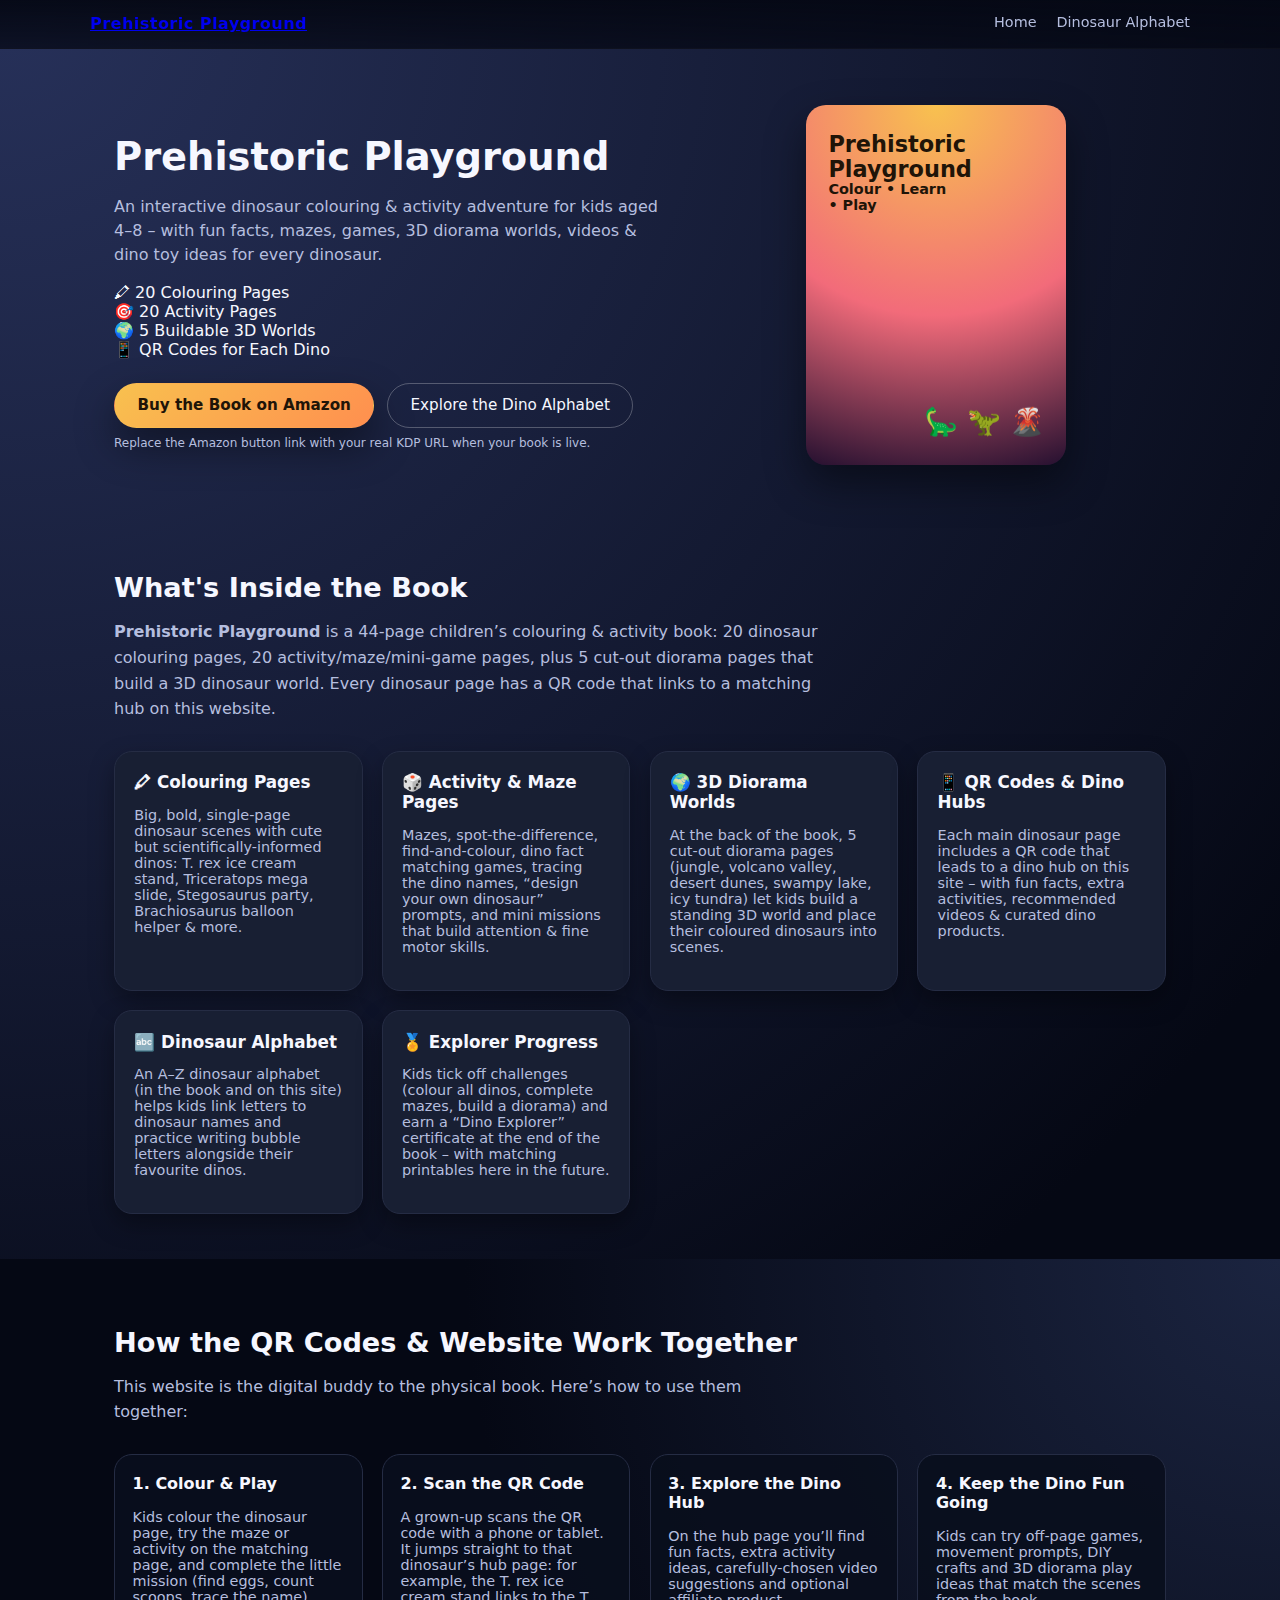
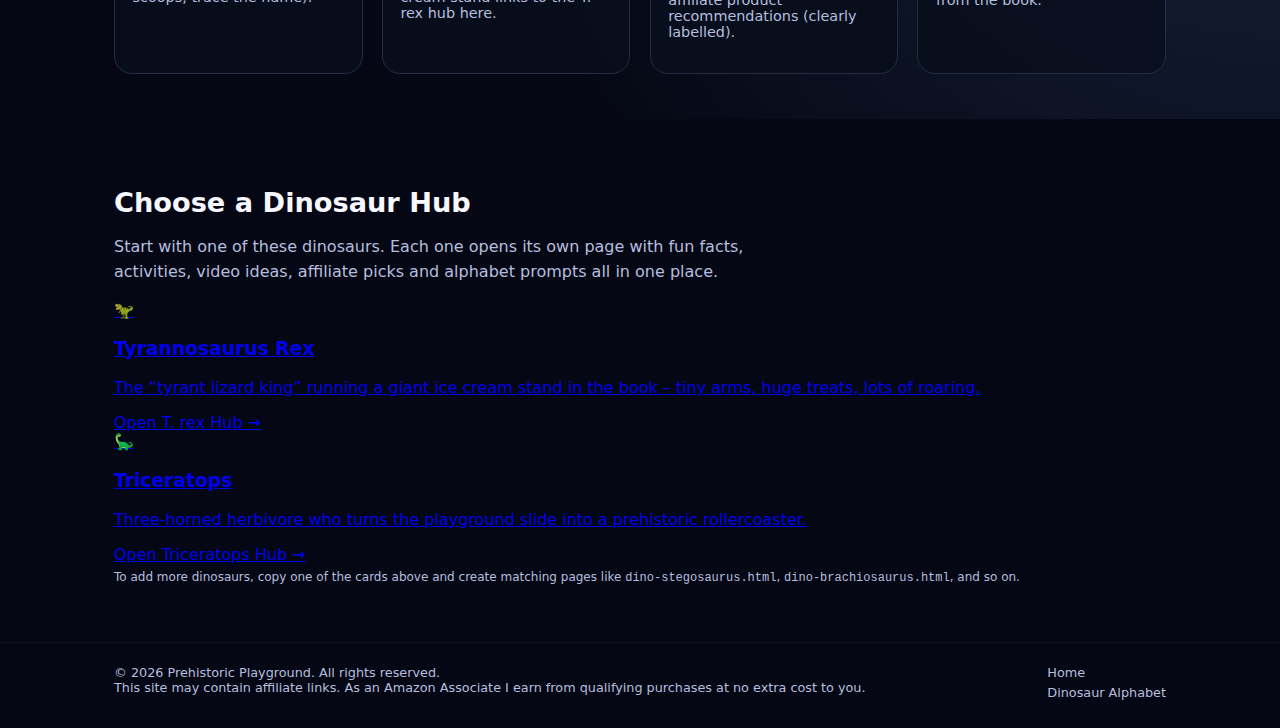
<file: index.html>
<!DOCTYPE html>
<html lang="en">
<head>
  <meta charset="UTF-8" />
  <title>Prehistoric Playground – Dino Colour & Learn</title>
  <meta name="viewport" content="width=device-width, initial-scale=1" />
  <meta name="description" content="Prehistoric Playground is an interactive dinosaur colouring and activity book with QR codes, fun facts, mazes, 3D dioramas, videos and more." />

  <!-- Fun, cartoony fonts -->
  <link rel="preconnect" href="https://fonts.googleapis.com">
  <link rel="preconnect" href="https://fonts.gstatic.com" crossorigin>
  <link href="https://fonts.googleapis.com/css2?family=Baloo+2:wght@600;700&family=Nunito:wght@400;600;700&display=swap" rel="stylesheet">

  <link rel="stylesheet" href="styles.css" />
</head>
<body>
  <!-- HEADER / TABS -->
  <header class="site-header">
    <div class="container header-inner">
      <a href="index.html" class="logo-link">
        <div class="logo">Prehistoric Playground</div>
      </a>
      <nav class="nav">
        <a href="index.html" class="nav-link active">Home</a>
        <a href="alphabet.html" class="nav-link">Dinosaur Alphabet</a>
      </nav>
    </div>
  </header>

  <main>
    <!-- HERO -->
    <section class="hero">
      <div class="container">
        <div class="hero-inner">
          <div class="hero-text">
            <h1>Prehistoric Playground</h1>
            <p class="hero-subtitle">
              An interactive dinosaur colouring & activity adventure for kids aged 4–8 – 
              with fun facts, mazes, games, 3D diorama worlds, videos & dino toy ideas for every dinosaur.
            </p>

            <div class="hero-badges">
              <div class="hero-badge"><span>🖍</span> 20 Colouring Pages</div>
              <div class="hero-badge"><span>🎯</span> 20 Activity Pages</div>
              <div class="hero-badge"><span>🌍</span> 5 Buildable 3D Worlds</div>
              <div class="hero-badge"><span>📱</span> QR Codes for Each Dino</div>
            </div>

            <div class="hero-buttons">
              <a class="btn primary-btn" href="#" target="_blank" rel="noopener">
                Buy the Book on Amazon
              </a>
              <a class="btn secondary-btn" href="alphabet.html">
                Explore the Dino Alphabet
              </a>
            </div>
            <p class="tiny-note">
              Replace the Amazon button link with your real KDP URL when your book is live.
            </p>
          </div>

          <div class="hero-image">
            <div class="mock-cover">
              <div>
                <div class="mock-cover-title">Prehistoric<br />Playground</div>
                <div class="mock-cover-tagline">Colour • Learn • Play</div>
              </div>
              <div class="mock-cover-dinos">
                <span>🦕</span> <span>🦖</span> <span>🌋</span>
              </div>
            </div>
          </div>
        </div>
      </div>
    </section>

    <!-- OVERVIEW -->
    <section class="section">
      <div class="container">
        <h2>What&apos;s Inside the Book</h2>
        <p class="section-intro">
          <strong>Prehistoric Playground</strong> is a 44-page children’s colouring & activity book:
          20 dinosaur colouring pages, 20 activity/maze/mini-game pages, plus 5 cut-out
          diorama pages that build a 3D dinosaur world. Every dinosaur page has a QR code
          that links to a matching hub on this website.
        </p>

        <div class="feature-grid">
          <article class="feature-card">
            <h3>🖍 Colouring Pages</h3>
            <p>
              Big, bold, single-page dinosaur scenes with cute but scientifically-informed dinos: 
              T. rex ice cream stand, Triceratops mega slide, Stegosaurus party, Brachiosaurus balloon helper & more.
            </p>
          </article>
          <article class="feature-card">
            <h3>🎲 Activity & Maze Pages</h3>
            <p>
              Mazes, spot-the-difference, find-and-colour, dino fact matching games, tracing the
              dino names, “design your own dinosaur” prompts, and mini missions that build attention & fine motor skills.
            </p>
          </article>
          <article class="feature-card">
            <h3>🌍 3D Diorama Worlds</h3>
            <p>
              At the back of the book, 5 cut-out diorama pages (jungle, volcano valley, desert dunes, swampy lake, icy tundra)
              let kids build a standing 3D world and place their coloured dinosaurs into scenes.
            </p>
          </article>
          <article class="feature-card">
            <h3>📱 QR Codes & Dino Hubs</h3>
            <p>
              Each main dinosaur page includes a QR code that leads to a dino hub on this site – with fun facts,
              extra activities, recommended videos & curated dino products.
            </p>
          </article>
          <article class="feature-card">
            <h3>🔤 Dinosaur Alphabet</h3>
            <p>
              An A–Z dinosaur alphabet (in the book and on this site) helps kids link letters to dinosaur names
              and practice writing bubble letters alongside their favourite dinos.
            </p>
          </article>
          <article class="feature-card">
            <h3>🏅 Explorer Progress</h3>
            <p>
              Kids tick off challenges (colour all dinos, complete mazes, build a diorama) and earn a 
              “Dino Explorer” certificate at the end of the book – with matching printables here in the future.
            </p>
          </article>
        </div>
      </div>
    </section>

    <!-- HOW THE QR + WEBSITE WORK -->
    <section class="section alt-section">
      <div class="container">
        <h2>How the QR Codes & Website Work Together</h2>
        <p class="section-intro">
          This website is the digital buddy to the physical book. Here’s how to use them together:
        </p>

        <div class="how-grid">
          <div class="how-card">
            <h3>1. Colour & Play</h3>
            <p>
              Kids colour the dinosaur page, try the maze or activity on the matching page, and 
              complete the little mission (find eggs, count scoops, trace the name).
            </p>
          </div>
          <div class="how-card">
            <h3>2. Scan the QR Code</h3>
            <p>
              A grown-up scans the QR code with a phone or tablet. It jumps straight to that dinosaur’s hub page:
              for example, the T. rex ice cream stand links to the T. rex hub here.
            </p>
          </div>
          <div class="how-card">
            <h3>3. Explore the Dino Hub</h3>
            <p>
              On the hub page you’ll find fun facts, extra activity ideas, carefully-chosen video suggestions and
              optional affiliate product recommendations (clearly labelled).
            </p>
          </div>
          <div class="how-card">
            <h3>4. Keep the Dino Fun Going</h3>
            <p>
              Kids can try off-page games, movement prompts, DIY crafts and 3D diorama play ideas that
              match the scenes from the book.
            </p>
          </div>
        </div>
      </div>
    </section>

    <!-- DINO LIST -->
    <section class="section">
      <div class="container">
        <h2>Choose a Dinosaur Hub</h2>
        <p class="section-intro">
          Start with one of these dinosaurs. Each one opens its own page with fun facts, activities,
          video ideas, affiliate picks and alphabet prompts all in one place.
        </p>

        <div class="dino-grid">
          <!-- T. REX CARD -->
          <a href="dino-trex.html" class="dino-card">
            <div class="dino-card-emoji">🦖</div>
            <div class="dino-card-body">
              <h3>Tyrannosaurus Rex</h3>
              <p>
                The “tyrant lizard king” running a giant ice cream stand in the book –
                tiny arms, huge treats, lots of roaring.
              </p>
              <span class="dino-card-link">Open T. rex Hub →</span>
            </div>
          </a>

          <!-- TRICERATOPS CARD -->
          <a href="dino-triceratops.html" class="dino-card">
            <div class="dino-card-emoji">🦕</div>
            <div class="dino-card-body">
              <h3>Triceratops</h3>
              <p>
                Three-horned herbivore who turns the playground slide into a prehistoric rollercoaster.
              </p>
              <span class="dino-card-link">Open Triceratops Hub →</span>
            </div>
          </a>

          <!-- TEMPLATE FOR MORE DINOS -->
          <!--
          <a href="dino-stegosaurus.html" class="dino-card">
            <div class="dino-card-emoji">🦕</div>
            <div class="dino-card-body">
              <h3>Stegosaurus</h3>
              <p>Party plates, tail spikes and birthday cake on the Stego celebration page.</p>
              <span class="dino-card-link">Open Stegosaurus Hub →</span>
            </div>
          </a>
          -->
        </div>

        <p class="tiny-note">
          To add more dinosaurs, copy one of the cards above and create matching pages 
          like <code>dino-stegosaurus.html</code>, <code>dino-brachiosaurus.html</code>, and so on.
        </p>
      </div>
    </section>
  </main>

  <footer class="site-footer">
    <div class="container footer-inner">
      <div>
        <p>&copy; <span id="year"></span> Prehistoric Playground. All rights reserved.</p>
        <p class="tiny-note">
          This site may contain affiliate links. As an Amazon Associate I earn from qualifying purchases 
          at no extra cost to you.
        </p>
      </div>
      <div class="footer-links">
        <a href="index.html">Home</a>
        <a href="alphabet.html">Dinosaur Alphabet</a>
      </div>
    </div>
  </footer>

  <script src="script.js"></script>
</body>
</html>
</file>
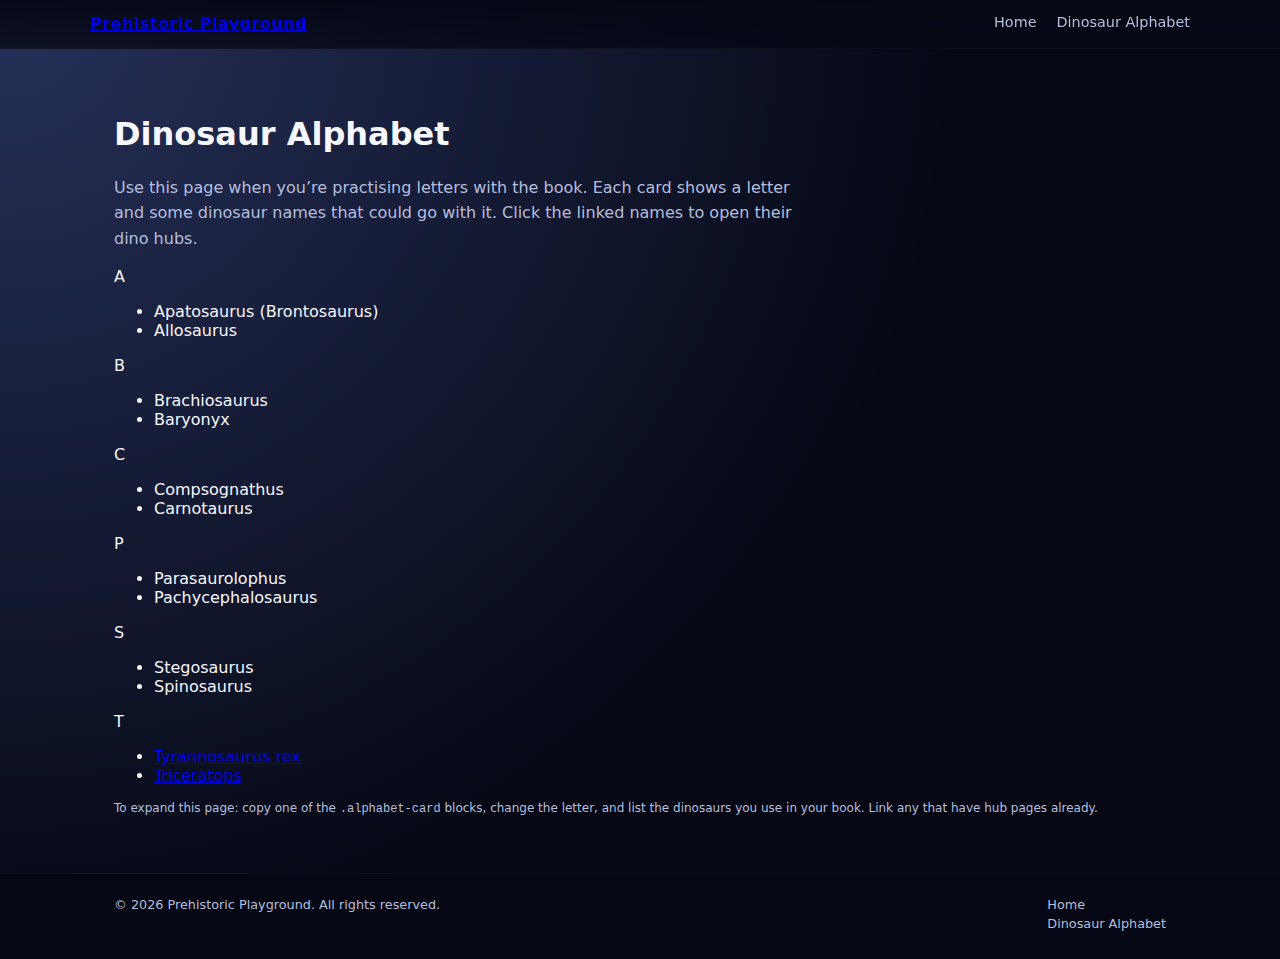
<file: alphabet.html>
<!DOCTYPE html>
<html lang="en">
<head>
  <meta charset="UTF-8" />
  <title>Dinosaur Alphabet – Prehistoric Playground</title>
  <meta name="viewport" content="width=device-width, initial-scale=1" />
  <meta name="description" content="Dinosaur alphabet for kids – A to Z dinosaur names linked to their hub pages for the Prehistoric Playground colouring & activity book." />

  <link rel="preconnect" href="https://fonts.googleapis.com">
  <link rel="preconnect" href="https://fonts.gstatic.com" crossorigin>
  <link href="https://fonts.googleapis.com/css2?family=Baloo+2:wght@600;700&family=Nunito:wght@400;600;700&display=swap" rel="stylesheet">

  <link rel="stylesheet" href="styles.css" />
</head>
<body>
  <!-- HEADER / TABS -->
  <header class="site-header">
    <div class="container header-inner">
      <a href="index.html" class="logo-link">
        <div class="logo">Prehistoric Playground</div>
      </a>
      <nav class="nav">
        <a href="index.html" class="nav-link">Home</a>
        <a href="alphabet.html" class="nav-link active">Dinosaur Alphabet</a>
      </nav>
    </div>
  </header>

  <main>
    <section class="section">
      <div class="container">
        <h1>Dinosaur Alphabet</h1>
        <p class="section-intro">
          Use this page when you’re practising letters with the book. 
          Each card shows a letter and some dinosaur names that could go with it. 
          Click the linked names to open their dino hubs.
        </p>

        <div class="alphabet-grid">
          <!-- A -->
          <div class="alphabet-card">
            <div class="alphabet-letter">A</div>
            <ul>
              <li>Apatosaurus (Brontosaurus)</li>
              <li>Allosaurus</li>
            </ul>
          </div>

          <!-- B -->
          <div class="alphabet-card">
            <div class="alphabet-letter">B</div>
            <ul>
              <li>Brachiosaurus</li>
              <li>Baryonyx</li>
            </ul>
          </div>

          <!-- C -->
          <div class="alphabet-card">
            <div class="alphabet-letter">C</div>
            <ul>
              <li>Compsognathus</li>
              <li>Carnotaurus</li>
            </ul>
          </div>

          <!-- P -->
          <div class="alphabet-card">
            <div class="alphabet-letter">P</div>
            <ul>
              <li>Parasaurolophus</li>
              <li>Pachycephalosaurus</li>
            </ul>
          </div>

          <!-- S -->
          <div class="alphabet-card">
            <div class="alphabet-letter">S</div>
            <ul>
              <li>Stegosaurus</li>
              <li>Spinosaurus</li>
            </ul>
          </div>

          <!-- T -->
          <div class="alphabet-card">
            <div class="alphabet-letter">T</div>
            <ul>
              <li><a href="dino-trex.html">Tyrannosaurus rex</a></li>
              <li><a href="dino-triceratops.html">Triceratops</a></li>
            </ul>
          </div>

          <!-- Add more letters/dinos as you create more hub pages -->
        </div>

        <p class="tiny-note">
          To expand this page: copy one of the <code>.alphabet-card</code> blocks, change the letter, 
          and list the dinosaurs you use in your book. Link any that have hub pages already.
        </p>
      </div>
    </section>
  </main>

  <footer class="site-footer">
    <div class="container footer-inner">
      <div>
        <p>&copy; <span id="year"></span> Prehistoric Playground. All rights reserved.</p>
      </div>
      <div class="footer-links">
        <a href="index.html">Home</a>
        <a href="alphabet.html">Dinosaur Alphabet</a>
      </div>
    </div>
  </footer>

  <script src="script.js"></script>
</body>
</html>
</file>
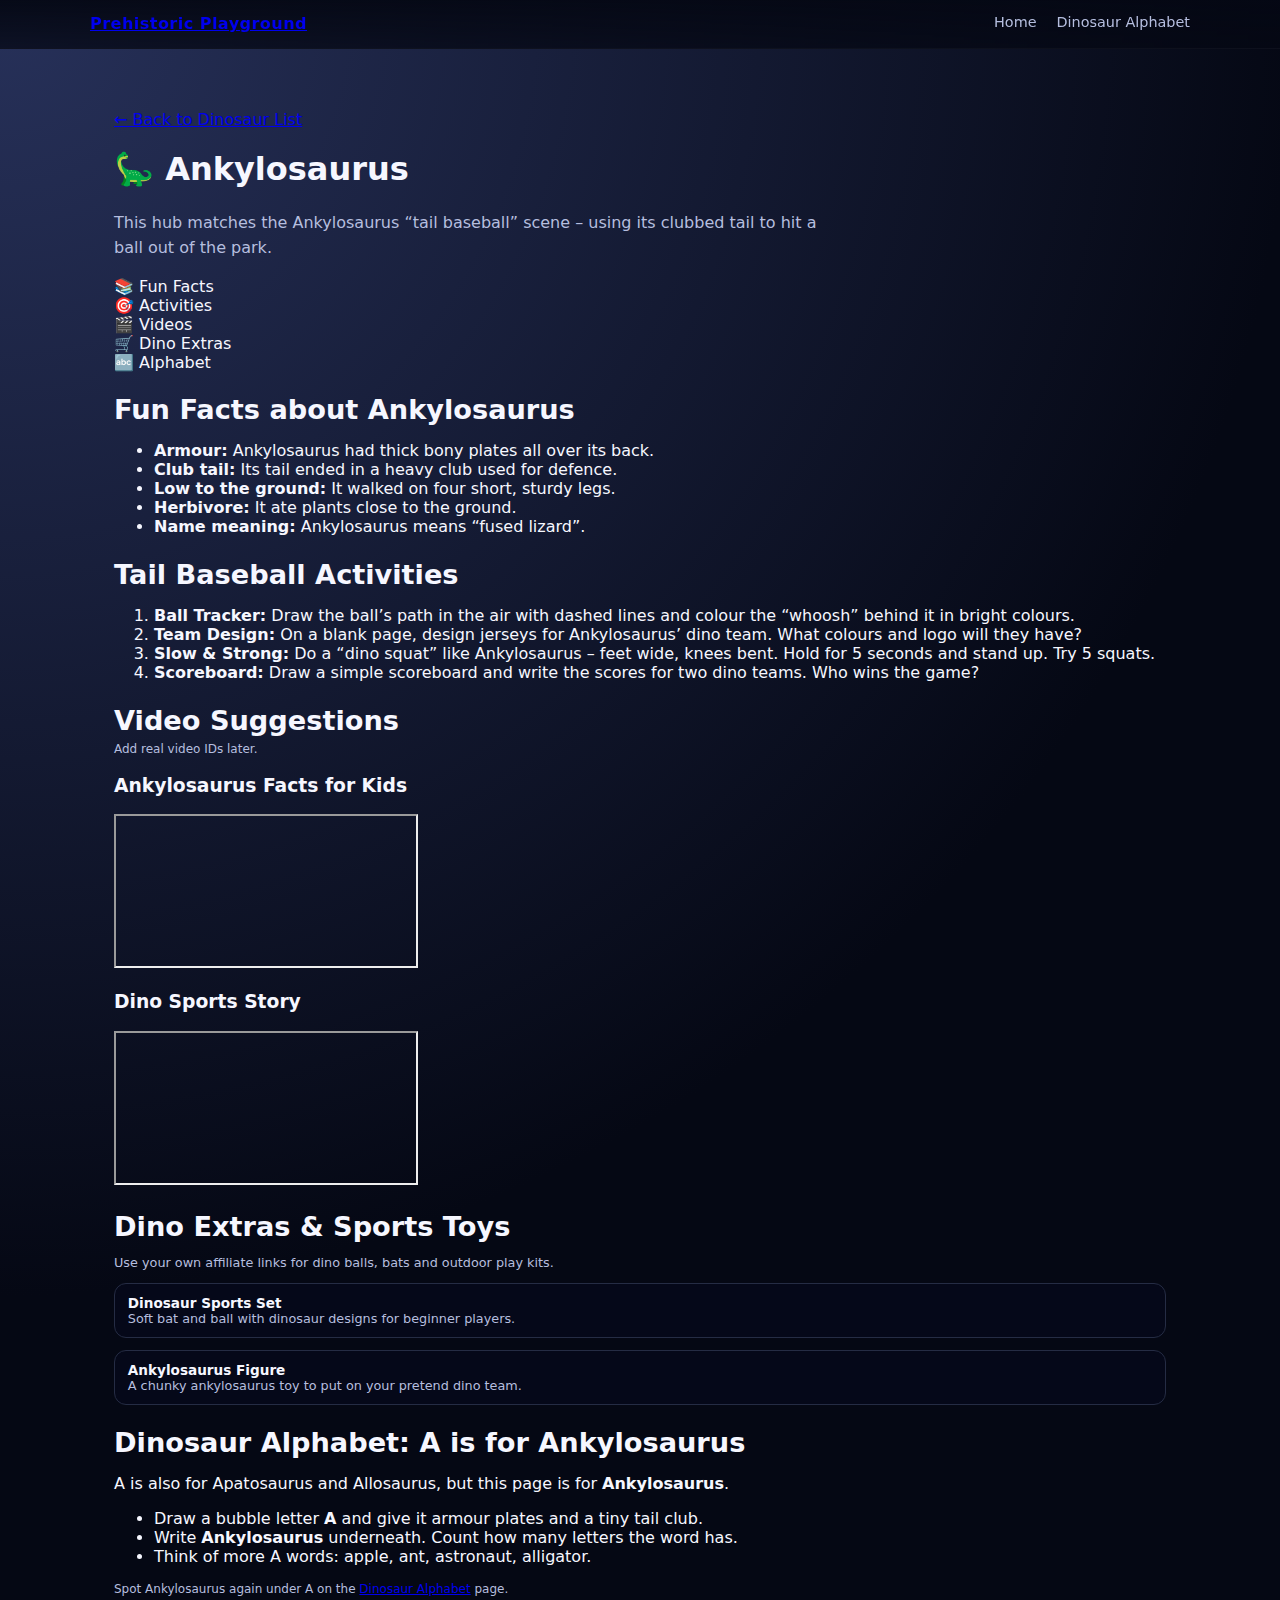
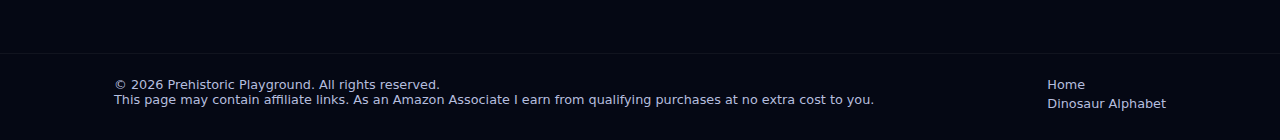
<file: dino-ankylosaurus.html>
<!DOCTYPE html>
<html lang="en">
<head>
  <meta charset="UTF-8" />
  <title>Ankylosaurus Hub – Prehistoric Playground</title>
  <meta name="viewport" content="width=device-width, initial-scale=1" />
  <meta name="description" content="Ankylosaurus fun facts, tail baseball activities, videos, affiliate picks and alphabet prompts for the Prehistoric Playground colouring & activity book." />

  <link rel="preconnect" href="https://fonts.googleapis.com">
  <link rel="preconnect" href="https://fonts.gstatic.com" crossorigin>
  <link href="https://fonts.googleapis.com/css2?family=Baloo+2:wght@600;700&family=Nunito:wght@400;600;700&display=swap" rel="stylesheet">

  <link rel="stylesheet" href="styles.css" />
</head>
<body>
<header class="site-header">
  <div class="container header-inner">
    <a href="index.html" class="logo-link">
      <div class="logo">Prehistoric Playground</div>
    </a>
    <nav class="nav">
      <a href="index.html" class="nav-link">Home</a>
      <a href="alphabet.html" class="nav-link">Dinosaur Alphabet</a>
    </nav>
  </div>
</header>

<main>
  <section class="section">
    <div class="container">
      <div class="dino-hub-header">
        <div>
          <p class="hub-back-link"><a href="index.html">← Back to Dinosaur List</a></p>
          <h1>🦕 Ankylosaurus</h1>
          <p class="section-intro">
            This hub matches the Ankylosaurus “tail baseball” scene – using its clubbed tail to hit a ball out of the park.
          </p>
        </div>
        <div class="hub-badge-box">
          <div class="hub-badge"><span>📚</span> Fun Facts</div>
          <div class="hub-badge"><span>🎯</span> Activities</div>
          <div class="hub-badge"><span>🎬</span> Videos</div>
          <div class="hub-badge"><span>🛒</span> Dino Extras</div>
          <div class="hub-badge"><span>🔤</span> Alphabet</div>
        </div>
      </div>

      <div class="hub-grid">
        <!-- FUN FACTS -->
        <section class="hub-card">
          <h2>Fun Facts about Ankylosaurus</h2>
          <ul class="fact-list">
            <li><strong>Armour:</strong> Ankylosaurus had thick bony plates all over its back.</li>
            <li><strong>Club tail:</strong> Its tail ended in a heavy club used for defence.</li>
            <li><strong>Low to the ground:</strong> It walked on four short, sturdy legs.</li>
            <li><strong>Herbivore:</strong> It ate plants close to the ground.</li>
            <li><strong>Name meaning:</strong> Ankylosaurus means “fused lizard”.</li>
          </ul>
        </section>

        <!-- ACTIVITIES -->
        <section class="hub-card">
          <h2>Tail Baseball Activities</h2>
          <ol class="activity-list">
            <li>
              <strong>Ball Tracker:</strong> Draw the ball’s path in the air with dashed lines and colour the 
              “whoosh” behind it in bright colours.
            </li>
            <li>
              <strong>Team Design:</strong> On a blank page, design jerseys for Ankylosaurus’ dino team.
              What colours and logo will they have?
            </li>
            <li>
              <strong>Slow & Strong:</strong> Do a “dino squat” like Ankylosaurus – feet wide, knees bent.
              Hold for 5 seconds and stand up. Try 5 squats.
            </li>
            <li>
              <strong>Scoreboard:</strong> Draw a simple scoreboard and write the scores for two dino teams.
              Who wins the game?
            </li>
          </ol>
        </section>

        <!-- VIDEOS -->
        <section class="hub-card">
          <h2>Video Suggestions</h2>
          <p class="tiny-note">Add real video IDs later.</p>
          <div class="video-grid">
            <div class="video-card">
              <h3>Ankylosaurus Facts for Kids</h3>
              <div class="video-frame">
                <iframe src="https://www.youtube.com/embed/VIDEO_ID_15"
                        title="Ankylosaurus facts" allowfullscreen></iframe>
              </div>
            </div>
            <div class="video-card">
              <h3>Dino Sports Story</h3>
              <div class="video-frame">
                <iframe src="https://www.youtube.com/embed/VIDEO_ID_16"
                        title="Dinosaur sports story" allowfullscreen></iframe>
              </div>
            </div>
          </div>
        </section>

        <!-- AFFILIATE -->
        <section class="hub-card">
          <h2>Dino Extras & Sports Toys</h2>
          <p class="small-note">Use your own affiliate links for dino balls, bats and outdoor play kits.</p>
          <div class="product-grid">
            <a class="product-card" href="https://www.amazon.com/dp/ANKYLO01?tag=YOURTAG-20" target="_blank" rel="noopener">
              <div class="product-title">Dinosaur Sports Set</div>
              <div class="product-desc">Soft bat and ball with dinosaur designs for beginner players.</div>
            </a>
            <a class="product-card" href="https://www.amazon.com/dp/ANKYLO02?tag=YOURTAG-20" target="_blank" rel="noopener">
              <div class="product-title">Ankylosaurus Figure</div>
              <div class="product-desc">A chunky ankylosaurus toy to put on your pretend dino team.</div>
            </a>
          </div>
        </section>

        <!-- ALPHABET -->
        <section class="hub-card">
          <h2>Dinosaur Alphabet: A is for Ankylosaurus</h2>
          <p>A is also for Apatosaurus and Allosaurus, but this page is for <strong>Ankylosaurus</strong>.</p>
          <ul class="fact-list">
            <li>Draw a bubble letter <strong>A</strong> and give it armour plates and a tiny tail club.</li>
            <li>Write <strong>Ankylosaurus</strong> underneath. Count how many letters the word has.</li>
            <li>Think of more A words: apple, ant, astronaut, alligator.</li>
          </ul>
          <p class="tiny-note">
            Spot Ankylosaurus again under A on the <a href="alphabet.html">Dinosaur Alphabet</a> page.
          </p>
        </section>
      </div>
    </div>
  </section>
</main>

<footer class="site-footer">
  <div class="container footer-inner">
    <div>
      <p>&copy; <span id="year"></span> Prehistoric Playground. All rights reserved.</p>
      <p class="tiny-note">
        This page may contain affiliate links. As an Amazon Associate I earn from qualifying purchases at no extra cost to you.
      </p>
    </div>
    <div class="footer-links">
      <a href="index.html">Home</a>
      <a href="alphabet.html">Dinosaur Alphabet</a>
    </div>
  </div>
</footer>

<script src="script.js"></script>
</body>
</html>
</file>
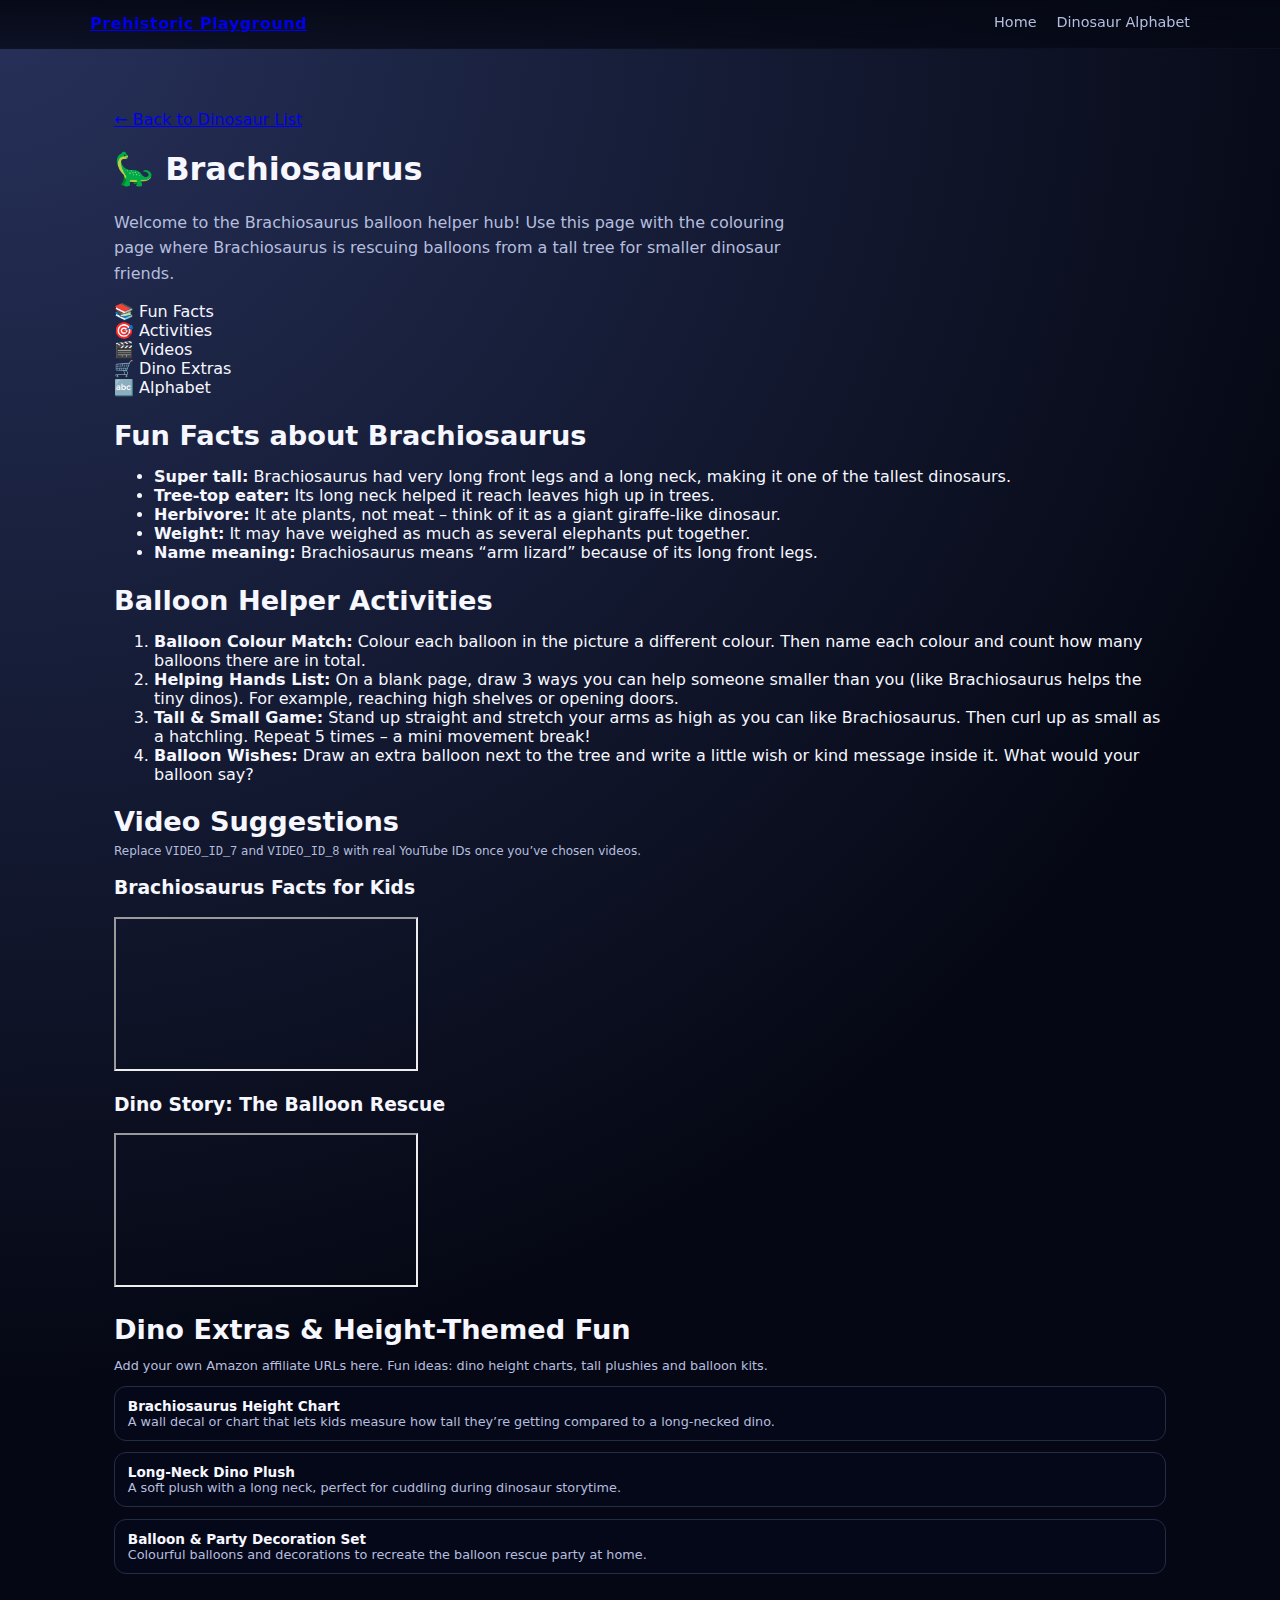
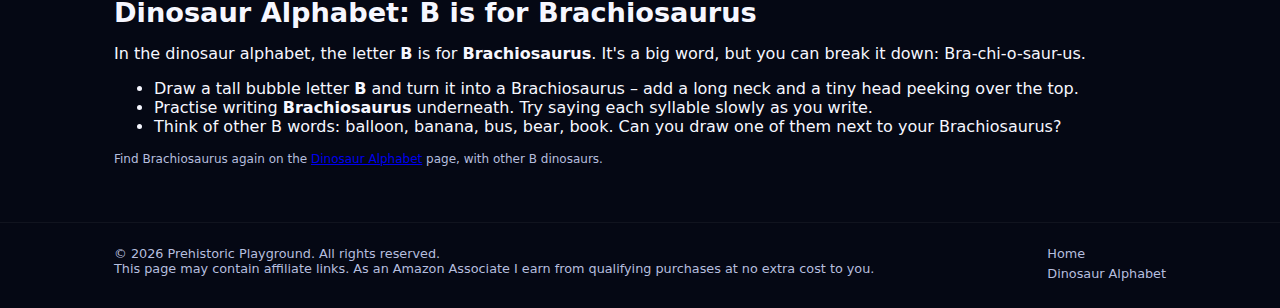
<file: dino-brachiosaurus.html>
<!DOCTYPE html>
<html lang="en">
<head>
  <meta charset="UTF-8" />
  <title>Brachiosaurus Hub – Prehistoric Playground</title>
  <meta name="viewport" content="width=device-width, initial-scale=1" />
  <meta name="description" content="Brachiosaurus fun facts, balloon helper activities, videos, affiliate picks and alphabet prompts for the Prehistoric Playground colouring & activity book." />

  <link rel="preconnect" href="https://fonts.googleapis.com">
  <link rel="preconnect" href="https://fonts.gstatic.com" crossorigin>
  <link href="https://fonts.googleapis.com/css2?family=Baloo+2:wght@600;700&family=Nunito:wght@400;600;700&display=swap" rel="stylesheet">

  <link rel="stylesheet" href="styles.css" />
</head>
<body>
  <!-- HEADER / TABS -->
  <header class="site-header">
    <div class="container header-inner">
      <a href="index.html" class="logo-link">
        <div class="logo">Prehistoric Playground</div>
      </a>
      <nav class="nav">
        <a href="index.html" class="nav-link">Home</a>
        <a href="alphabet.html" class="nav-link">Dinosaur Alphabet</a>
      </nav>
    </div>
  </header>

  <main>
    <section class="section">
      <div class="container">
        <div class="dino-hub-header">
          <div>
            <p class="hub-back-link"><a href="index.html">← Back to Dinosaur List</a></p>
            <h1>🦕 Brachiosaurus</h1>
            <p class="section-intro">
              Welcome to the Brachiosaurus balloon helper hub! Use this page with the colouring 
              page where Brachiosaurus is rescuing balloons from a tall tree for smaller dinosaur friends.
            </p>
          </div>
          <div class="hub-badge-box">
            <div class="hub-badge"><span>📚</span> Fun Facts</div>
            <div class="hub-badge"><span>🎯</span> Activities</div>
            <div class="hub-badge"><span>🎬</span> Videos</div>
            <div class="hub-badge"><span>🛒</span> Dino Extras</div>
            <div class="hub-badge"><span>🔤</span> Alphabet</div>
          </div>
        </div>

        <div class="hub-grid">
          <!-- FUN FACTS -->
          <section class="hub-card" id="brachiosaurus-facts">
            <h2>Fun Facts about Brachiosaurus</h2>
            <ul class="fact-list">
              <li><strong>Super tall:</strong> Brachiosaurus had very long front legs and a long neck, 
                  making it one of the tallest dinosaurs.</li>
              <li><strong>Tree-top eater:</strong> Its long neck helped it reach leaves high up in trees.</li>
              <li><strong>Herbivore:</strong> It ate plants, not meat – think of it as a giant giraffe-like dinosaur.</li>
              <li><strong>Weight:</strong> It may have weighed as much as several elephants put together.</li>
              <li><strong>Name meaning:</strong> Brachiosaurus means “arm lizard” because of its long front legs.</li>
            </ul>
          </section>

          <!-- ACTIVITIES -->
          <section class="hub-card" id="brachiosaurus-activities">
            <h2>Balloon Helper Activities</h2>
            <ol class="activity-list">
              <li>
                <strong>Balloon Colour Match:</strong> Colour each balloon in the picture a different colour.
                Then name each colour and count how many balloons there are in total.
              </li>
              <li>
                <strong>Helping Hands List:</strong> On a blank page, draw 3 ways you can help someone smaller than you 
                (like Brachiosaurus helps the tiny dinos). For example, reaching high shelves or opening doors.
              </li>
              <li>
                <strong>Tall & Small Game:</strong> Stand up straight and stretch your arms as high as you can 
                like Brachiosaurus. Then curl up as small as a hatchling. Repeat 5 times – a mini movement break!
              </li>
              <li>
                <strong>Balloon Wishes:</strong> Draw an extra balloon next to the tree and write a little wish or 
                kind message inside it. What would your balloon say?
              </li>
            </ol>
          </section>

          <!-- VIDEOS -->
          <section class="hub-card" id="brachiosaurus-videos">
            <h2>Video Suggestions</h2>
            <p class="tiny-note">
              Replace <code>VIDEO_ID_7</code> and <code>VIDEO_ID_8</code> with real YouTube IDs once you’ve chosen videos.
            </p>

            <div class="video-grid">
              <div class="video-card">
                <h3>Brachiosaurus Facts for Kids</h3>
                <div class="video-frame">
                  <!-- Replace VIDEO_ID_7 with a real YouTube ID -->
                  <iframe 
                    src="https://www.youtube.com/embed/VIDEO_ID_7" 
                    title="Brachiosaurus facts for kids" 
                    allowfullscreen>
                  </iframe>
                </div>
              </div>

              <div class="video-card">
                <h3>Dino Story: The Balloon Rescue</h3>
                <div class="video-frame">
                  <!-- Replace VIDEO_ID_8 with a real YouTube ID -->
                  <iframe 
                    src="https://www.youtube.com/embed/VIDEO_ID_8" 
                    title="Dinosaur balloon rescue story for kids" 
                    allowfullscreen>
                  </iframe>
                </div>
              </div>
            </div>
          </section>

          <!-- AFFILIATE PICKS -->
          <section class="hub-card" id="brachiosaurus-affiliate">
            <h2>Dino Extras & Height-Themed Fun</h2>
            <p class="small-note">
              Add your own Amazon affiliate URLs here. Fun ideas: dino height charts, tall plushies and balloon kits.
            </p>

            <div class="product-grid">
              <a class="product-card" href="https://www.amazon.com/dp/BRACHIO1?tag=YOURTAG-20" target="_blank" rel="noopener">
                <div class="product-title">Brachiosaurus Height Chart</div>
                <div class="product-desc">
                  A wall decal or chart that lets kids measure how tall they’re getting compared to a long-necked dino.
                </div>
              </a>
              <a class="product-card" href="https://www.amazon.com/dp/BRACHIO2?tag=YOURTAG-20" target="_blank" rel="noopener">
                <div class="product-title">Long-Neck Dino Plush</div>
                <div class="product-desc">
                  A soft plush with a long neck, perfect for cuddling during dinosaur storytime.
                </div>
              </a>
              <a class="product-card" href="https://www.amazon.com/dp/BRACHIO3?tag=YOURTAG-20" target="_blank" rel="noopener">
                <div class="product-title">Balloon & Party Decoration Set</div>
                <div class="product-desc">
                  Colourful balloons and decorations to recreate the balloon rescue party at home.
                </div>
              </a>
            </div>
          </section>

          <!-- ALPHABET SECTION -->
          <section class="hub-card" id="brachiosaurus-alphabet">
            <h2>Dinosaur Alphabet: B is for Brachiosaurus</h2>
            <p>
              In the dinosaur alphabet, the letter <strong>B</strong> is for <strong>Brachiosaurus</strong>.
              It&apos;s a big word, but you can break it down: Bra-chi-o-saur-us.
            </p>
            <ul class="fact-list">
              <li>
                Draw a tall bubble letter <strong>B</strong> and turn it into a Brachiosaurus –
                add a long neck and a tiny head peeking over the top.
              </li>
              <li>
                Practise writing <strong>Brachiosaurus</strong> underneath. Try saying each syllable slowly as you write.
              </li>
              <li>
                Think of other B words: balloon, banana, bus, bear, book. 
                Can you draw one of them next to your Brachiosaurus?
              </li>
            </ul>
            <p class="tiny-note">
              Find Brachiosaurus again on the <a href="alphabet.html">Dinosaur Alphabet</a> page, with other B dinosaurs.
            </p>
          </section>
        </div>
      </div>
    </section>
  </main>

  <footer class="site-footer">
    <div class="container footer-inner">
      <div>
        <p>&copy; <span id="year"></span> Prehistoric Playground. All rights reserved.</p>
        <p class="tiny-note">
          This page may contain affiliate links. As an Amazon Associate I earn from qualifying purchases 
          at no extra cost to you.
        </p>
      </div>
      <div class="footer-links">
        <a href="index.html">Home</a>
        <a href="alphabet.html">Dinosaur Alphabet</a>
      </div>
    </div>
  </footer>

  <script src="script.js"></script>
</body>
</html>
</file>
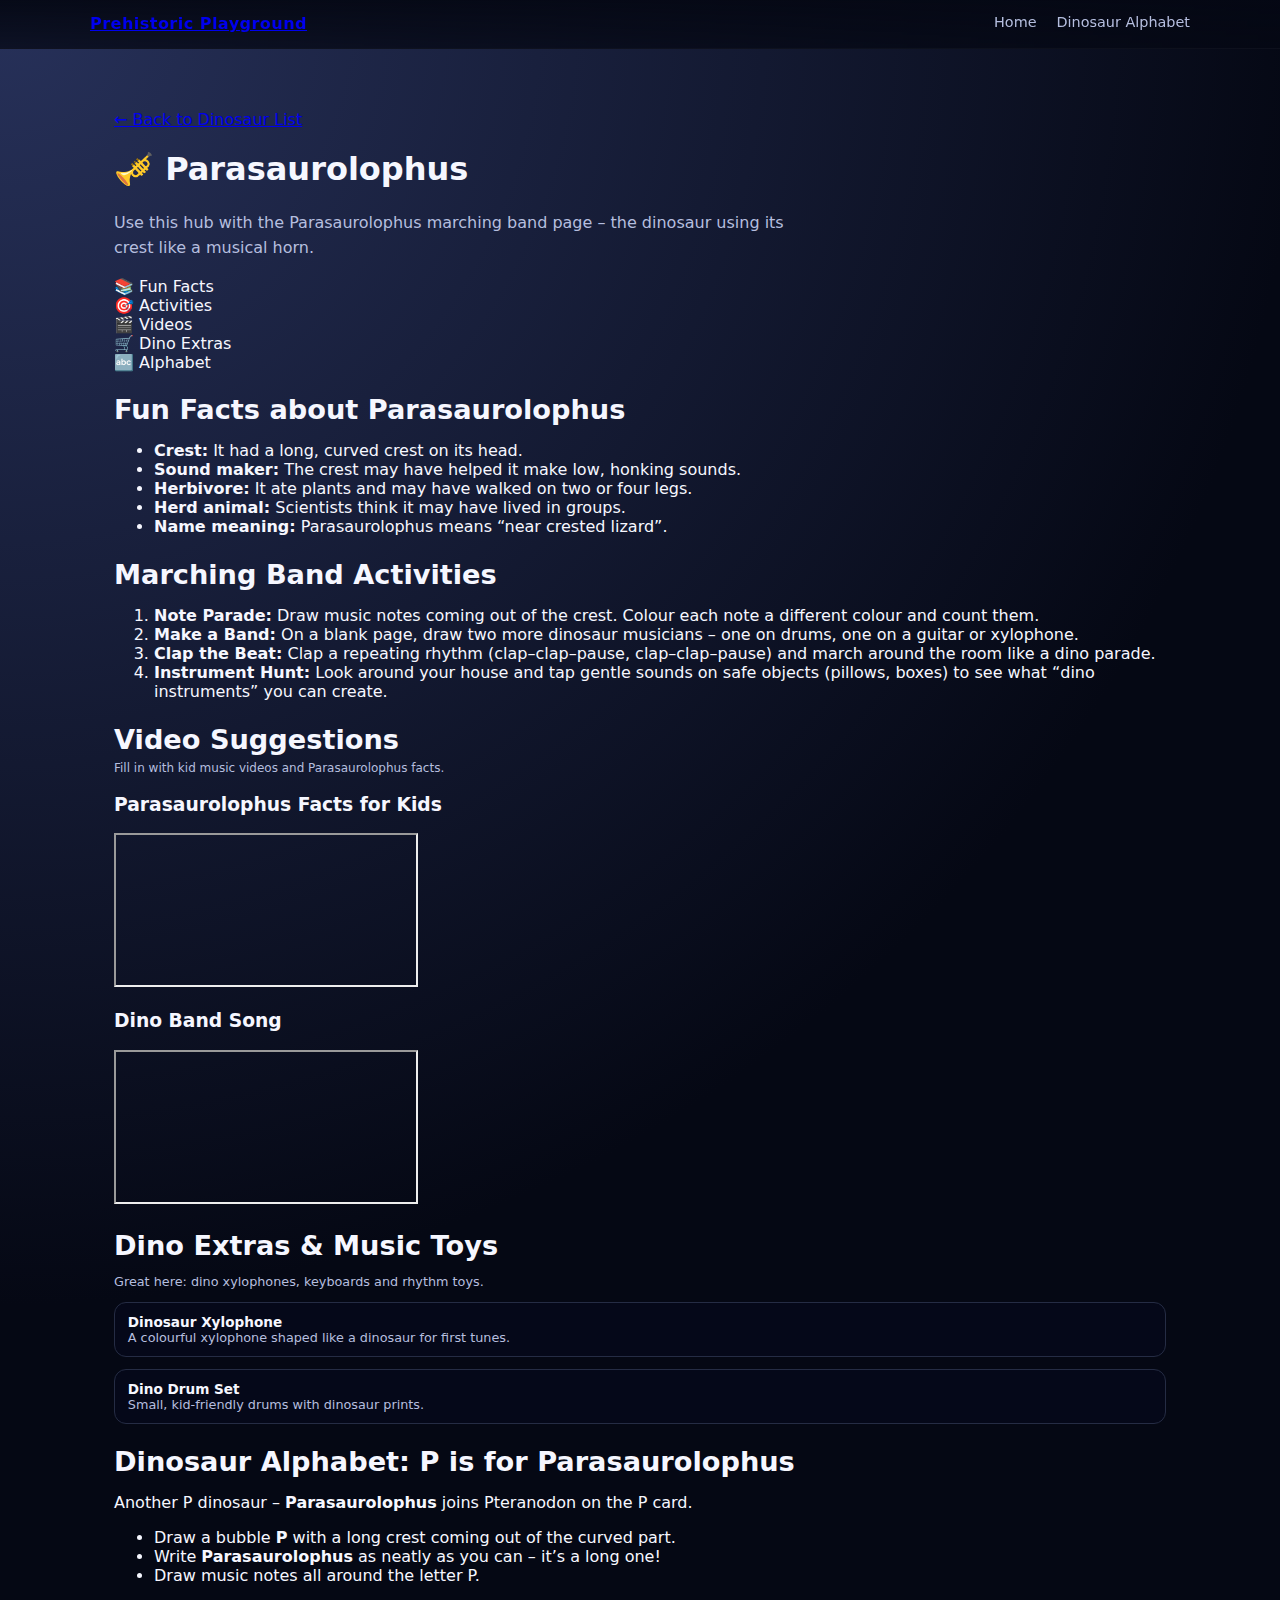
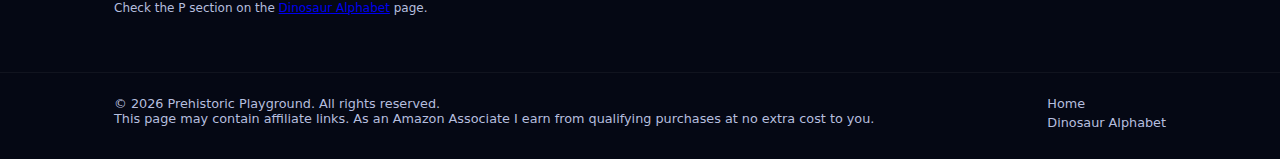
<file: dino-parasaurolophus.html>
<!DOCTYPE html>
<html lang="en">
<head>
  <meta charset="UTF-8" />
  <title>Parasaurolophus Hub – Prehistoric Playground</title>
  <meta name="viewport" content="width=device-width, initial-scale=1" />
  <meta name="description" content="Parasaurolophus fun facts, marching band activities, videos, affiliate picks and alphabet prompts for the Prehistoric Playground colouring & activity book." />

  <link rel="preconnect" href="https://fonts.googleapis.com">
  <link rel="preconnect" href="https://fonts.gstatic.com" crossorigin>
  <link href="https://fonts.googleapis.com/css2?family=Baloo+2:wght@600;700&family=Nunito:wght@400;600;700&display=swap" rel="stylesheet">

  <link rel="stylesheet" href="styles.css" />
</head>
<body>
<header class="site-header">
  <div class="container header-inner">
    <a href="index.html" class="logo-link">
      <div class="logo">Prehistoric Playground</div>
    </a>
    <nav class="nav">
      <a href="index.html" class="nav-link">Home</a>
      <a href="alphabet.html" class="nav-link">Dinosaur Alphabet</a>
    </nav>
  </div>
</header>

<main>
  <section class="section">
    <div class="container">
      <div class="dino-hub-header">
        <div>
          <p class="hub-back-link"><a href="index.html">← Back to Dinosaur List</a></p>
          <h1>🎺 Parasaurolophus</h1>
          <p class="section-intro">
            Use this hub with the Parasaurolophus marching band page – the dinosaur using its crest like a musical horn.
          </p>
        </div>
        <div class="hub-badge-box">
          <div class="hub-badge"><span>📚</span> Fun Facts</div>
          <div class="hub-badge"><span>🎯</span> Activities</div>
          <div class="hub-badge"><span>🎬</span> Videos</div>
          <div class="hub-badge"><span>🛒</span> Dino Extras</div>
          <div class="hub-badge"><span>🔤</span> Alphabet</div>
        </div>
      </div>

      <div class="hub-grid">
        <!-- FUN FACTS -->
        <section class="hub-card">
          <h2>Fun Facts about Parasaurolophus</h2>
          <ul class="fact-list">
            <li><strong>Crest:</strong> It had a long, curved crest on its head.</li>
            <li><strong>Sound maker:</strong> The crest may have helped it make low, honking sounds.</li>
            <li><strong>Herbivore:</strong> It ate plants and may have walked on two or four legs.</li>
            <li><strong>Herd animal:</strong> Scientists think it may have lived in groups.</li>
            <li><strong>Name meaning:</strong> Parasaurolophus means “near crested lizard”.</li>
          </ul>
        </section>

        <!-- ACTIVITIES -->
        <section class="hub-card">
          <h2>Marching Band Activities</h2>
          <ol class="activity-list">
            <li>
              <strong>Note Parade:</strong> Draw music notes coming out of the crest. 
              Colour each note a different colour and count them.
            </li>
            <li>
              <strong>Make a Band:</strong> On a blank page, draw two more dinosaur musicians – 
              one on drums, one on a guitar or xylophone.
            </li>
            <li>
              <strong>Clap the Beat:</strong> Clap a repeating rhythm (clap–clap–pause, clap–clap–pause) 
              and march around the room like a dino parade.
            </li>
            <li>
              <strong>Instrument Hunt:</strong> Look around your house and tap gentle sounds on safe objects 
              (pillows, boxes) to see what “dino instruments” you can create.
            </li>
          </ol>
        </section>

        <!-- VIDEOS -->
        <section class="hub-card">
          <h2>Video Suggestions</h2>
          <p class="tiny-note">Fill in with kid music videos and Parasaurolophus facts.</p>
          <div class="video-grid">
            <div class="video-card">
              <h3>Parasaurolophus Facts for Kids</h3>
              <div class="video-frame">
                <iframe src="https://www.youtube.com/embed/VIDEO_ID_17"
                        title="Parasaurolophus facts" allowfullscreen></iframe>
              </div>
            </div>
            <div class="video-card">
              <h3>Dino Band Song</h3>
              <div class="video-frame">
                <iframe src="https://www.youtube.com/embed/VIDEO_ID_18"
                        title="Dinosaur band song" allowfullscreen></iframe>
              </div>
            </div>
          </div>
        </section>

        <!-- AFFILIATE -->
        <section class="hub-card">
          <h2>Dino Extras & Music Toys</h2>
          <p class="small-note">Great here: dino xylophones, keyboards and rhythm toys.</p>
          <div class="product-grid">
            <a class="product-card" href="https://www.amazon.com/dp/PARA01?tag=YOURTAG-20" target="_blank" rel="noopener">
              <div class="product-title">Dinosaur Xylophone</div>
              <div class="product-desc">A colourful xylophone shaped like a dinosaur for first tunes.</div>
            </a>
            <a class="product-card" href="https://www.amazon.com/dp/PARA02?tag=YOURTAG-20" target="_blank" rel="noopener">
              <div class="product-title">Dino Drum Set</div>
              <div class="product-desc">Small, kid-friendly drums with dinosaur prints.</div>
            </a>
          </div>
        </section>

        <!-- ALPHABET -->
        <section class="hub-card">
          <h2>Dinosaur Alphabet: P is for Parasaurolophus</h2>
          <p>Another P dinosaur – <strong>Parasaurolophus</strong> joins Pteranodon on the P card.</p>
          <ul class="fact-list">
            <li>Draw a bubble <strong>P</strong> with a long crest coming out of the curved part.</li>
            <li>Write <strong>Parasaurolophus</strong> as neatly as you can – it’s a long one!</li>
            <li>Draw music notes all around the letter P.</li>
          </ul>
          <p class="tiny-note">
            Check the P section on the <a href="alphabet.html">Dinosaur Alphabet</a> page.
          </p>
        </section>
      </div>
    </div>
  </section>
</main>

<footer class="site-footer">
  <div class="container footer-inner">
    <div>
      <p>&copy; <span id="year"></span> Prehistoric Playground. All rights reserved.</p>
      <p class="tiny-note">
        This page may contain affiliate links. As an Amazon Associate I earn from qualifying purchases at no extra cost to you.
      </p>
    </div>
    <div class="footer-links">
      <a href="index.html">Home</a>
      <a href="alphabet.html">Dinosaur Alphabet</a>
    </div>
  </div>
</footer>

<script src="script.js"></script>
</body>
</html>
</file>
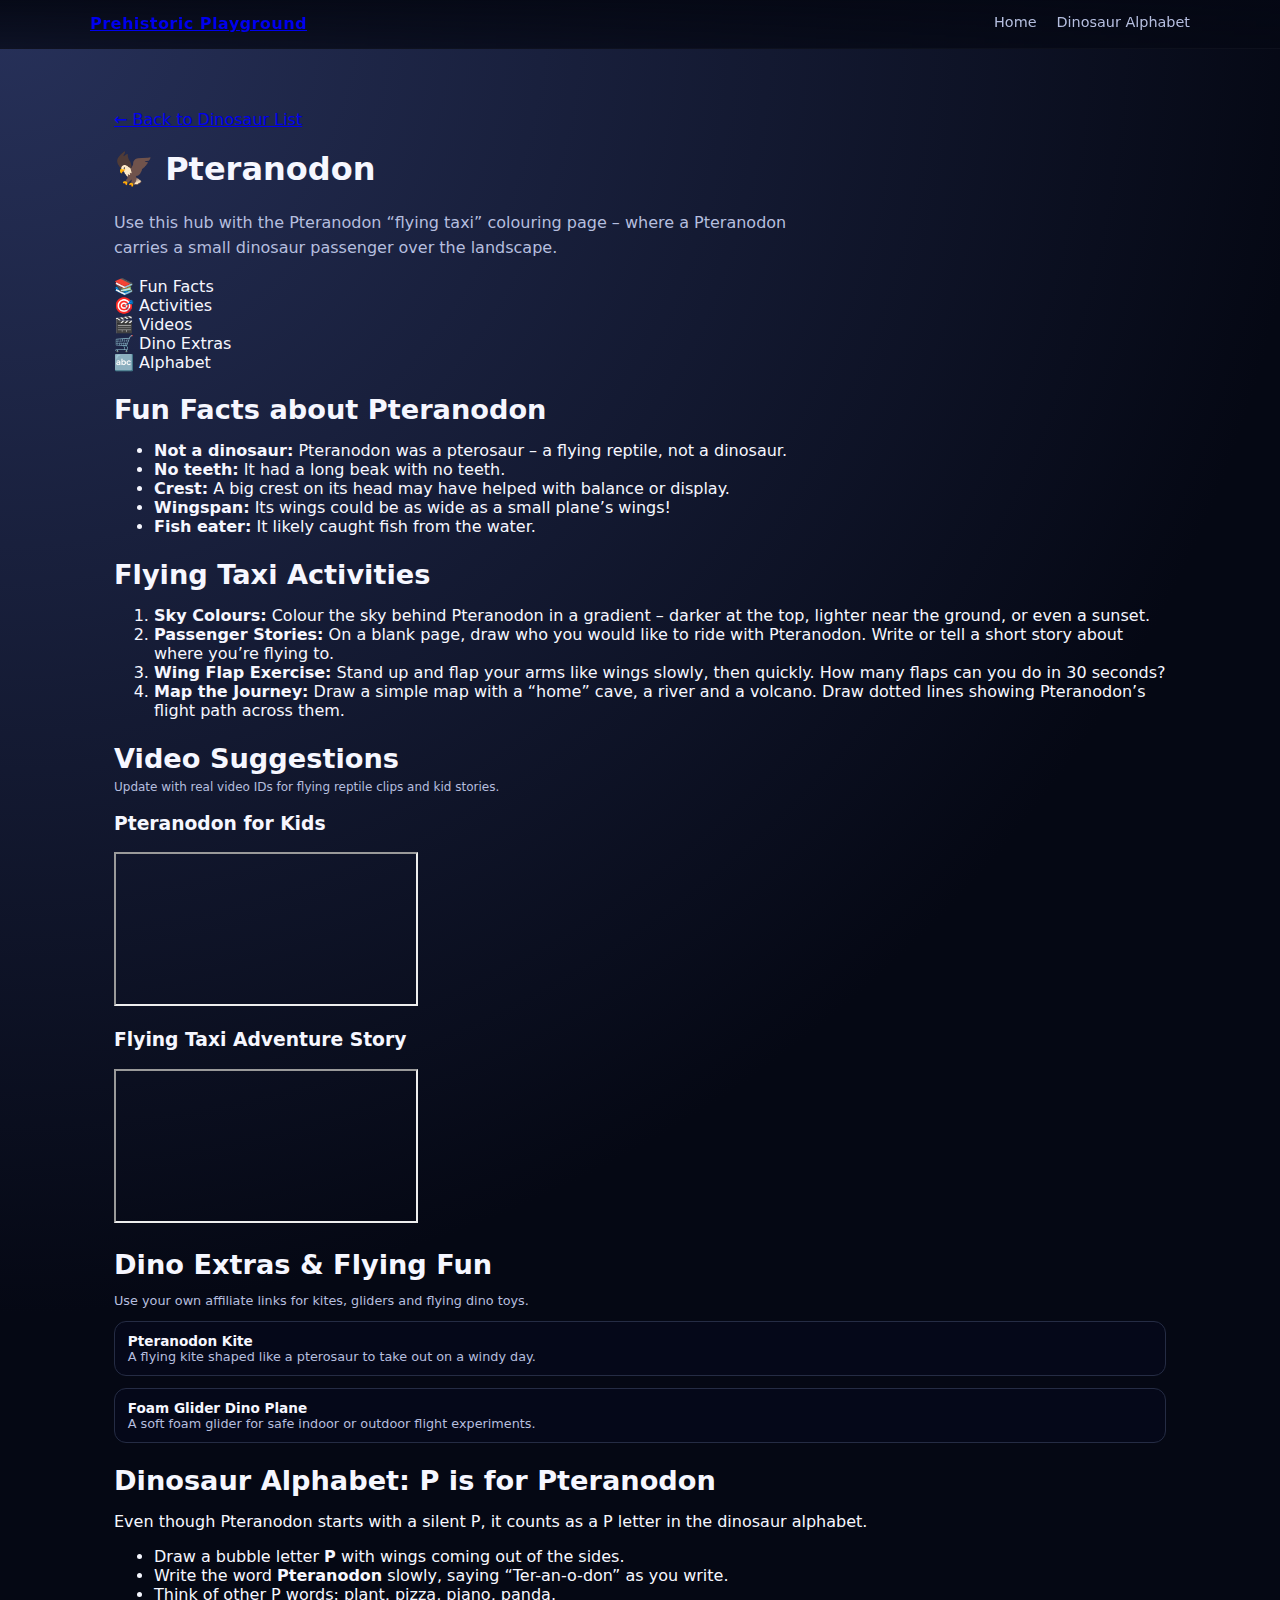
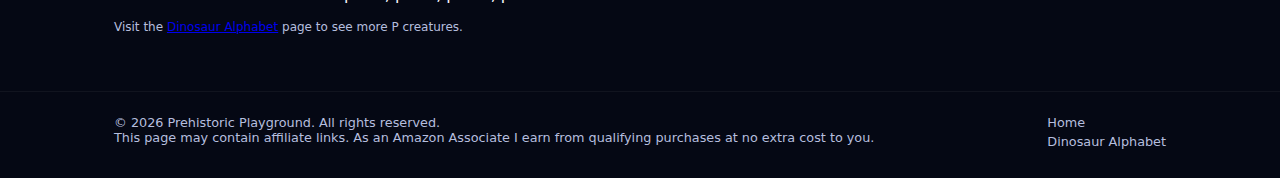
<file: dino-pteranodon.html>
<!DOCTYPE html>
<html lang="en">
<head>
  <meta charset="UTF-8" />
  <title>Pteranodon Hub – Prehistoric Playground</title>
  <meta name="viewport" content="width=device-width, initial-scale=1" />
  <meta name="description" content="Pteranodon fun facts, flying taxi activities, videos, affiliate picks and alphabet prompts for the Prehistoric Playground colouring & activity book." />

  <link rel="preconnect" href="https://fonts.googleapis.com">
  <link rel="preconnect" href="https://fonts.gstatic.com" crossorigin>
  <link href="https://fonts.googleapis.com/css2?family=Baloo+2:wght@600;700&family=Nunito:wght@400;600;700&display=swap" rel="stylesheet">

  <link rel="stylesheet" href="styles.css" />
</head>
<body>
<header class="site-header">
  <div class="container header-inner">
    <a href="index.html" class="logo-link">
      <div class="logo">Prehistoric Playground</div>
    </a>
    <nav class="nav">
      <a href="index.html" class="nav-link">Home</a>
      <a href="alphabet.html" class="nav-link">Dinosaur Alphabet</a>
    </nav>
  </div>
</header>

<main>
  <section class="section">
    <div class="container">
      <div class="dino-hub-header">
        <div>
          <p class="hub-back-link"><a href="index.html">← Back to Dinosaur List</a></p>
          <h1>🦅 Pteranodon</h1>
          <p class="section-intro">
            Use this hub with the Pteranodon “flying taxi” colouring page – where a Pteranodon carries a small dinosaur passenger over the landscape.
          </p>
        </div>
        <div class="hub-badge-box">
          <div class="hub-badge"><span>📚</span> Fun Facts</div>
          <div class="hub-badge"><span>🎯</span> Activities</div>
          <div class="hub-badge"><span>🎬</span> Videos</div>
          <div class="hub-badge"><span>🛒</span> Dino Extras</div>
          <div class="hub-badge"><span>🔤</span> Alphabet</div>
        </div>
      </div>

      <div class="hub-grid">
        <!-- FUN FACTS -->
        <section class="hub-card">
          <h2>Fun Facts about Pteranodon</h2>
          <ul class="fact-list">
            <li><strong>Not a dinosaur:</strong> Pteranodon was a pterosaur – a flying reptile, not a dinosaur.</li>
            <li><strong>No teeth:</strong> It had a long beak with no teeth.</li>
            <li><strong>Crest:</strong> A big crest on its head may have helped with balance or display.</li>
            <li><strong>Wingspan:</strong> Its wings could be as wide as a small plane’s wings!</li>
            <li><strong>Fish eater:</strong> It likely caught fish from the water.</li>
          </ul>
        </section>

        <!-- ACTIVITIES -->
        <section class="hub-card">
          <h2>Flying Taxi Activities</h2>
          <ol class="activity-list">
            <li>
              <strong>Sky Colours:</strong> Colour the sky behind Pteranodon in a gradient – darker at the top,
              lighter near the ground, or even a sunset.
            </li>
            <li>
              <strong>Passenger Stories:</strong> On a blank page, draw who you would like to ride with Pteranodon.
              Write or tell a short story about where you’re flying to.
            </li>
            <li>
              <strong>Wing Flap Exercise:</strong> Stand up and flap your arms like wings slowly, then quickly.
              How many flaps can you do in 30 seconds?
            </li>
            <li>
              <strong>Map the Journey:</strong> Draw a simple map with a “home” cave, a river and a volcano.
              Draw dotted lines showing Pteranodon’s flight path across them.
            </li>
          </ol>
        </section>

        <!-- VIDEOS -->
        <section class="hub-card">
          <h2>Video Suggestions</h2>
          <p class="tiny-note">Update with real video IDs for flying reptile clips and kid stories.</p>
          <div class="video-grid">
            <div class="video-card">
              <h3>Pteranodon for Kids</h3>
              <div class="video-frame">
                <iframe src="https://www.youtube.com/embed/VIDEO_ID_11"
                        title="Pteranodon facts for kids" allowfullscreen></iframe>
              </div>
            </div>
            <div class="video-card">
              <h3>Flying Taxi Adventure Story</h3>
              <div class="video-frame">
                <iframe src="https://www.youtube.com/embed/VIDEO_ID_12"
                        title="Pteranodon flying taxi story" allowfullscreen></iframe>
              </div>
            </div>
          </div>
        </section>

        <!-- AFFILIATE PICKS -->
        <section class="hub-card">
          <h2>Dino Extras & Flying Fun</h2>
          <p class="small-note">Use your own affiliate links for kites, gliders and flying dino toys.</p>
          <div class="product-grid">
            <a class="product-card" href="https://www.amazon.com/dp/PTERA01?tag=YOURTAG-20" target="_blank" rel="noopener">
              <div class="product-title">Pteranodon Kite</div>
              <div class="product-desc">A flying kite shaped like a pterosaur to take out on a windy day.</div>
            </a>
            <a class="product-card" href="https://www.amazon.com/dp/PTERA02?tag=YOURTAG-20" target="_blank" rel="noopener">
              <div class="product-title">Foam Glider Dino Plane</div>
              <div class="product-desc">A soft foam glider for safe indoor or outdoor flight experiments.</div>
            </a>
          </div>
        </section>

        <!-- ALPHABET -->
        <section class="hub-card">
          <h2>Dinosaur Alphabet: P is for Pteranodon</h2>
          <p>
            Even though Pteranodon starts with a silent P, it counts as a P letter in the dinosaur alphabet.
          </p>
          <ul class="fact-list">
            <li>Draw a bubble letter <strong>P</strong> with wings coming out of the sides.</li>
            <li>Write the word <strong>Pteranodon</strong> slowly, saying “Ter-an-o-don” as you write.</li>
            <li>Think of other P words: plant, pizza, piano, panda.</li>
          </ul>
          <p class="tiny-note">
            Visit the <a href="alphabet.html">Dinosaur Alphabet</a> page to see more P creatures.
          </p>
        </section>
      </div>
    </div>
  </section>
</main>

<footer class="site-footer">
  <div class="container footer-inner">
    <div>
      <p>&copy; <span id="year"></span> Prehistoric Playground. All rights reserved.</p>
      <p class="tiny-note">
        This page may contain affiliate links. As an Amazon Associate I earn from qualifying purchases at no extra cost to you.
      </p>
    </div>
    <div class="footer-links">
      <a href="index.html">Home</a>
      <a href="alphabet.html">Dinosaur Alphabet</a>
    </div>
  </div>
</footer>

<script src="script.js"></script>
</body>
</html>
</file>
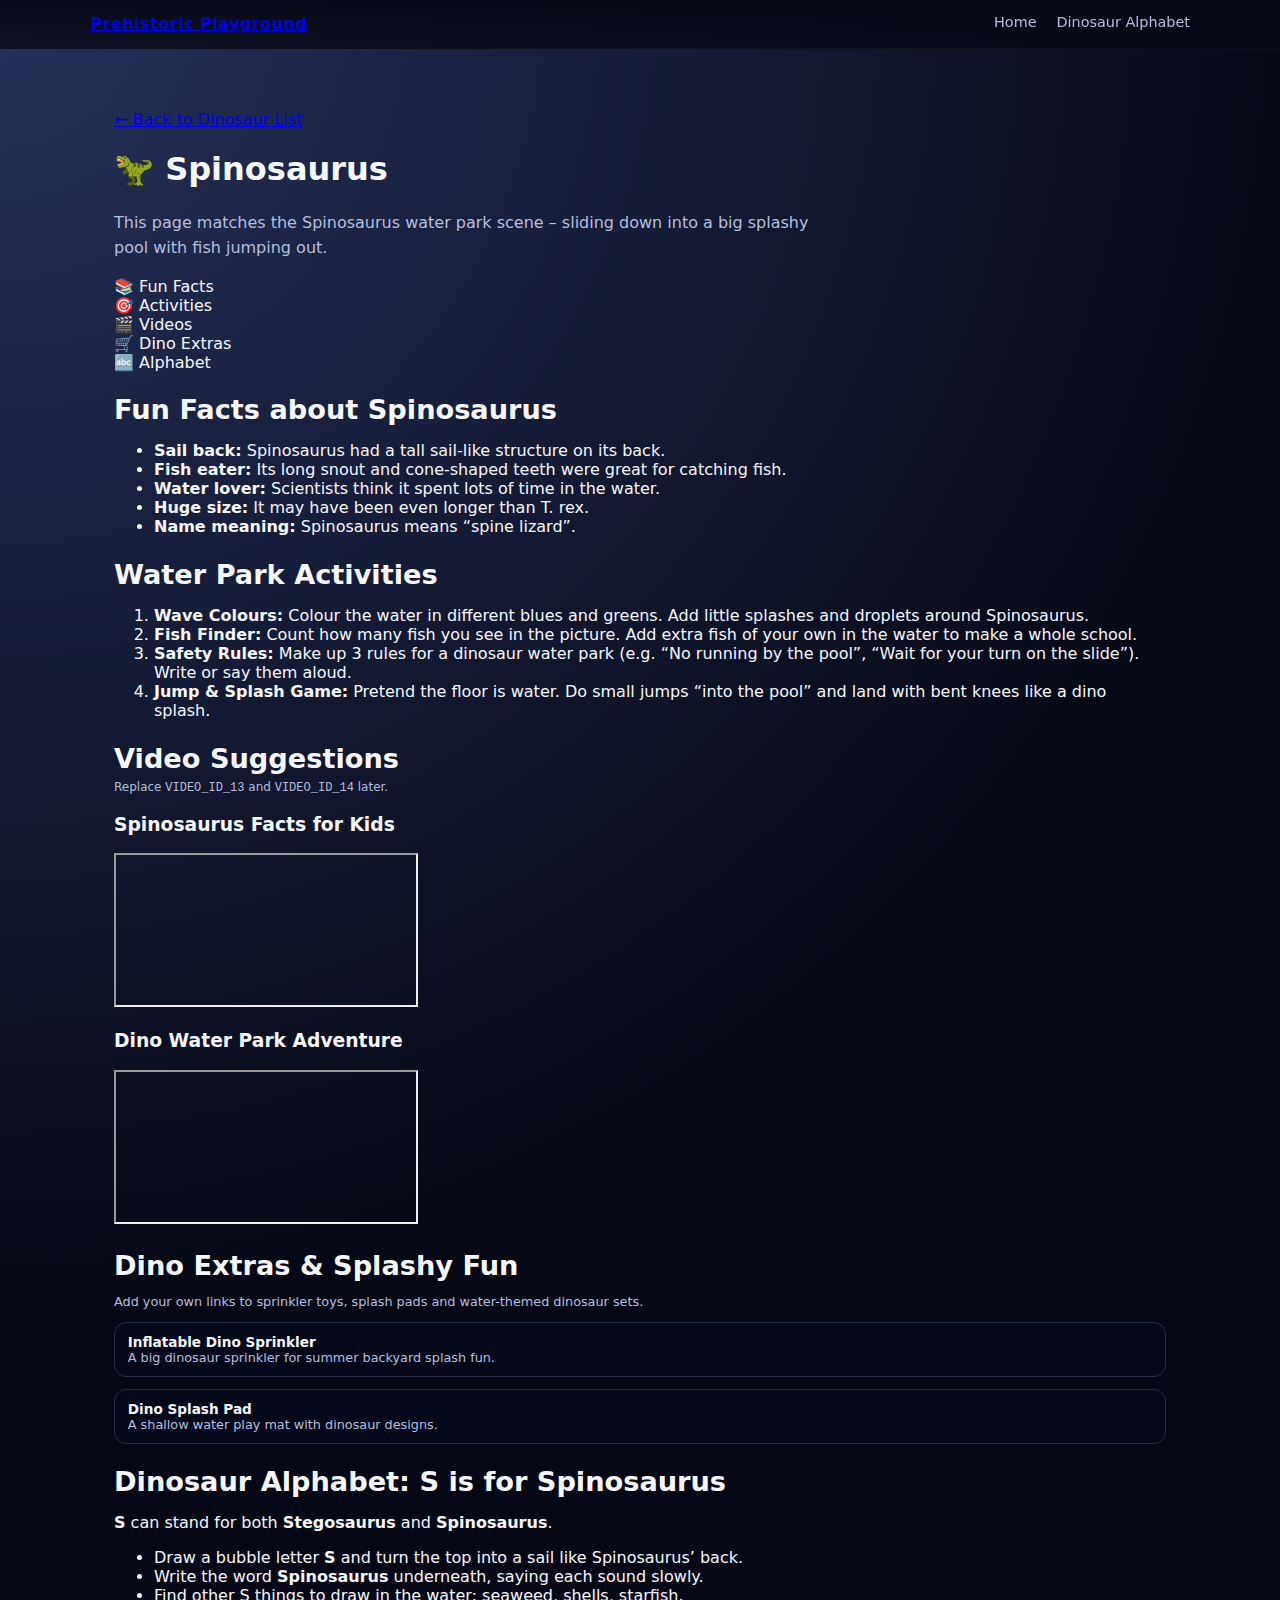
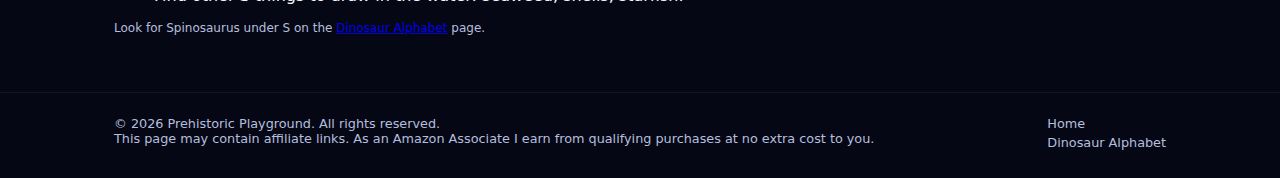
<file: dino-spinosaurus.html>
<!DOCTYPE html>
<html lang="en">
<head>
  <meta charset="UTF-8" />
  <title>Spinosaurus Hub – Prehistoric Playground</title>
  <meta name="viewport" content="width=device-width, initial-scale=1" />
  <meta name="description" content="Spinosaurus fun facts, water park splash activities, videos, affiliate picks and alphabet prompts for the Prehistoric Playground colouring & activity book." />

  <link rel="preconnect" href="https://fonts.googleapis.com">
  <link rel="preconnect" href="https://fonts.gstatic.com" crossorigin>
  <link href="https://fonts.googleapis.com/css2?family=Baloo+2:wght@600;700&family=Nunito:wght@400;600;700&display=swap" rel="stylesheet">

  <link rel="stylesheet" href="styles.css" />
</head>
<body>
<header class="site-header">
  <div class="container header-inner">
    <a href="index.html" class="logo-link">
      <div class="logo">Prehistoric Playground</div>
    </a>
    <nav class="nav">
      <a href="index.html" class="nav-link">Home</a>
      <a href="alphabet.html" class="nav-link">Dinosaur Alphabet</a>
    </nav>
  </div>
</header>

<main>
  <section class="section">
    <div class="container">
      <div class="dino-hub-header">
        <div>
          <p class="hub-back-link"><a href="index.html">← Back to Dinosaur List</a></p>
          <h1>🦖 Spinosaurus</h1>
          <p class="section-intro">
            This page matches the Spinosaurus water park scene – sliding down into a big splashy pool with fish jumping out.
          </p>
        </div>
        <div class="hub-badge-box">
          <div class="hub-badge"><span>📚</span> Fun Facts</div>
          <div class="hub-badge"><span>🎯</span> Activities</div>
          <div class="hub-badge"><span>🎬</span> Videos</div>
          <div class="hub-badge"><span>🛒</span> Dino Extras</div>
          <div class="hub-badge"><span>🔤</span> Alphabet</div>
        </div>
      </div>

      <div class="hub-grid">
        <!-- FUN FACTS -->
        <section class="hub-card">
          <h2>Fun Facts about Spinosaurus</h2>
          <ul class="fact-list">
            <li><strong>Sail back:</strong> Spinosaurus had a tall sail-like structure on its back.</li>
            <li><strong>Fish eater:</strong> Its long snout and cone-shaped teeth were great for catching fish.</li>
            <li><strong>Water lover:</strong> Scientists think it spent lots of time in the water.</li>
            <li><strong>Huge size:</strong> It may have been even longer than T. rex.</li>
            <li><strong>Name meaning:</strong> Spinosaurus means “spine lizard”.</li>
          </ul>
        </section>

        <!-- ACTIVITIES -->
        <section class="hub-card">
          <h2>Water Park Activities</h2>
          <ol class="activity-list">
            <li>
              <strong>Wave Colours:</strong> Colour the water in different blues and greens. 
              Add little splashes and droplets around Spinosaurus.
            </li>
            <li>
              <strong>Fish Finder:</strong> Count how many fish you see in the picture. 
              Add extra fish of your own in the water to make a whole school.
            </li>
            <li>
              <strong>Safety Rules:</strong> Make up 3 rules for a dinosaur water park
              (e.g. “No running by the pool”, “Wait for your turn on the slide”). Write or say them aloud.
            </li>
            <li>
              <strong>Jump & Splash Game:</strong> Pretend the floor is water. 
              Do small jumps “into the pool” and land with bent knees like a dino splash.
            </li>
          </ol>
        </section>

        <!-- VIDEOS -->
        <section class="hub-card">
          <h2>Video Suggestions</h2>
          <p class="tiny-note">Replace <code>VIDEO_ID_13</code> and <code>VIDEO_ID_14</code> later.</p>
          <div class="video-grid">
            <div class="video-card">
              <h3>Spinosaurus Facts for Kids</h3>
              <div class="video-frame">
                <iframe src="https://www.youtube.com/embed/VIDEO_ID_13"
                        title="Spinosaurus facts for kids" allowfullscreen></iframe>
              </div>
            </div>
            <div class="video-card">
              <h3>Dino Water Park Adventure</h3>
              <div class="video-frame">
                <iframe src="https://www.youtube.com/embed/VIDEO_ID_14"
                        title="Spinosaurus water story" allowfullscreen></iframe>
              </div>
            </div>
          </div>
        </section>

        <!-- AFFILIATE -->
        <section class="hub-card">
          <h2>Dino Extras & Splashy Fun</h2>
          <p class="small-note">
            Add your own links to sprinkler toys, splash pads and water-themed dinosaur sets.
          </p>
          <div class="product-grid">
            <a class="product-card" href="https://www.amazon.com/dp/SPINO01?tag=YOURTAG-20" target="_blank" rel="noopener">
              <div class="product-title">Inflatable Dino Sprinkler</div>
              <div class="product-desc">A big dinosaur sprinkler for summer backyard splash fun.</div>
            </a>
            <a class="product-card" href="https://www.amazon.com/dp/SPINO02?tag=YOURTAG-20" target="_blank" rel="noopener">
              <div class="product-title">Dino Splash Pad</div>
              <div class="product-desc">A shallow water play mat with dinosaur designs.</div>
            </a>
          </div>
        </section>

        <!-- ALPHABET -->
        <section class="hub-card">
          <h2>Dinosaur Alphabet: S is for Spinosaurus</h2>
          <p><strong>S</strong> can stand for both <strong>Stegosaurus</strong> and <strong>Spinosaurus</strong>.</p>
          <ul class="fact-list">
            <li>Draw a bubble letter <strong>S</strong> and turn the top into a sail like Spinosaurus’ back.</li>
            <li>Write the word <strong>Spinosaurus</strong> underneath, saying each sound slowly.</li>
            <li>Find other S things to draw in the water: seaweed, shells, starfish.</li>
          </ul>
          <p class="tiny-note">
            Look for Spinosaurus under S on the <a href="alphabet.html">Dinosaur Alphabet</a> page.
          </p>
        </section>
      </div>
    </div>
  </section>
</main>

<footer class="site-footer">
  <div class="container footer-inner">
    <div>
      <p>&copy; <span id="year"></span> Prehistoric Playground. All rights reserved.</p>
      <p class="tiny-note">
        This page may contain affiliate links. As an Amazon Associate I earn from qualifying purchases at no extra cost to you.
      </p>
    </div>
    <div class="footer-links">
      <a href="index.html">Home</a>
      <a href="alphabet.html">Dinosaur Alphabet</a>
    </div>
  </div>
</footer>

<script src="script.js"></script>
</body>
</html>
</file>
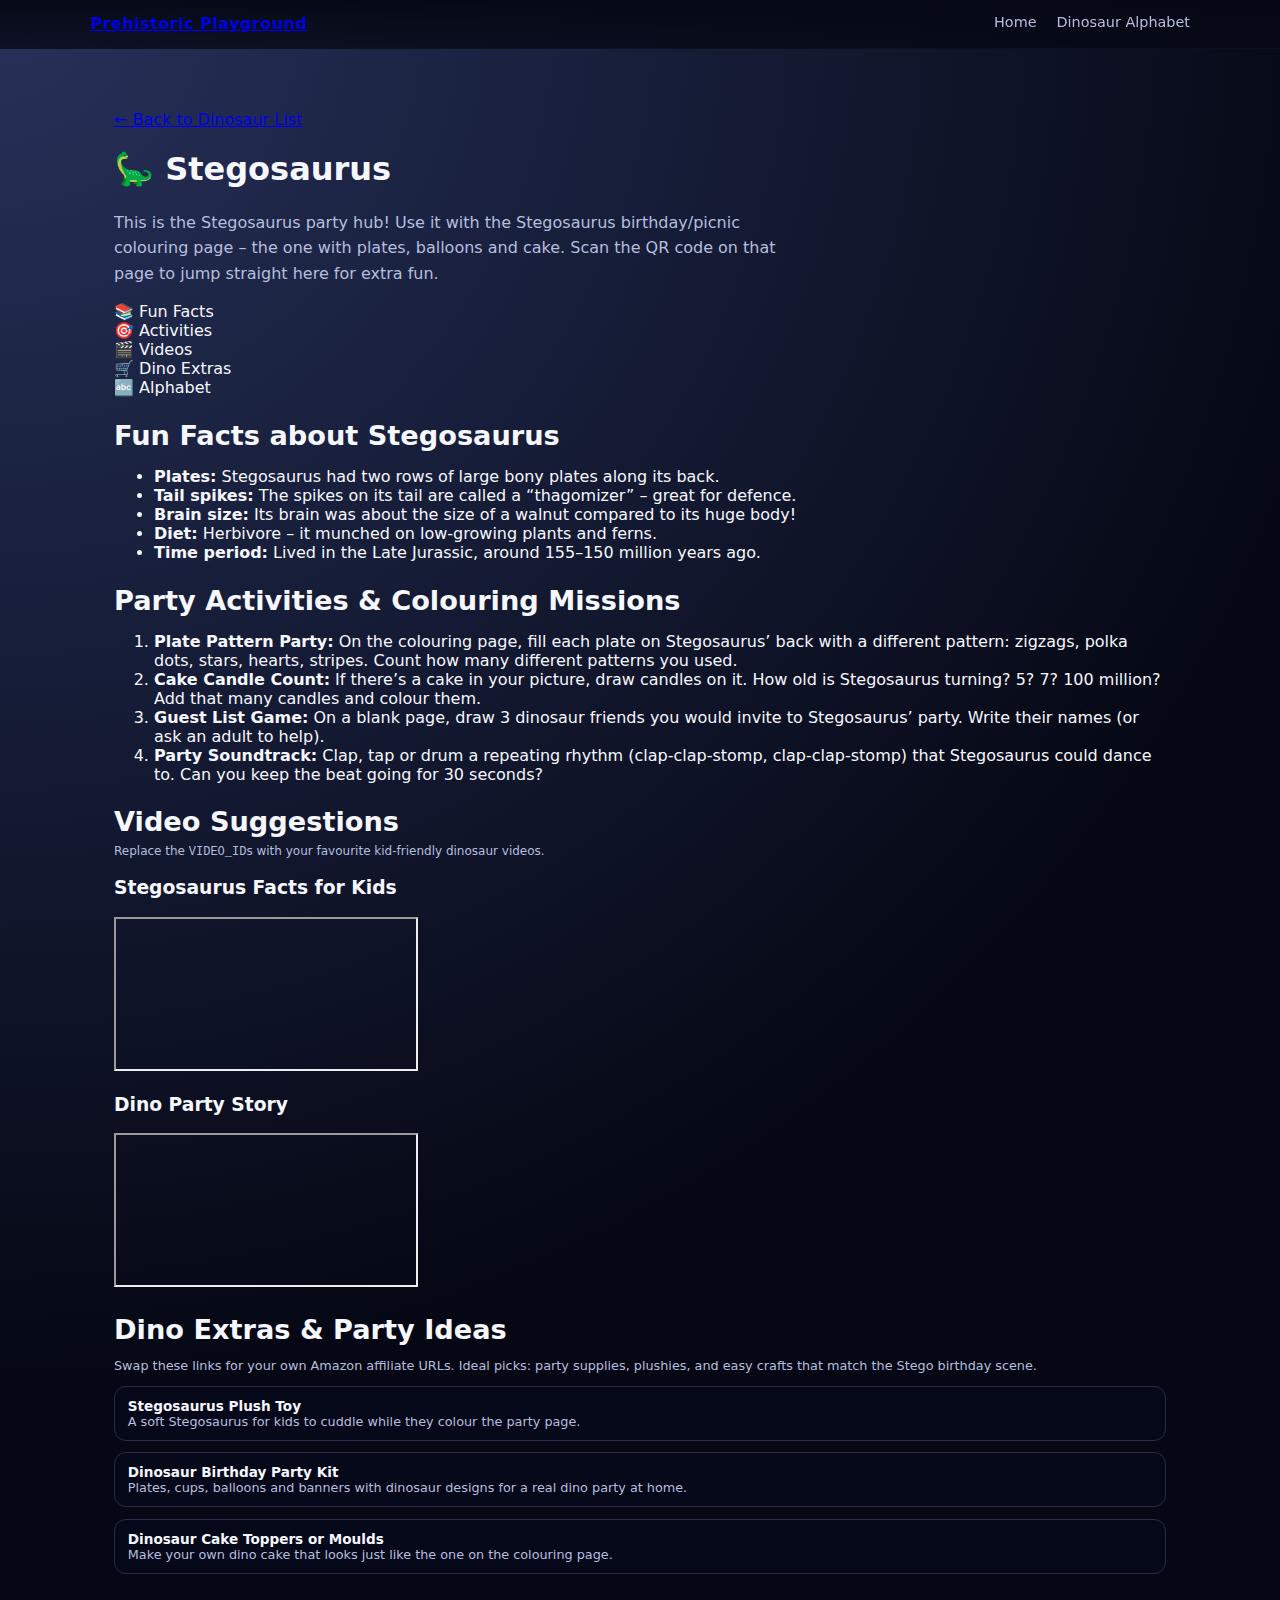
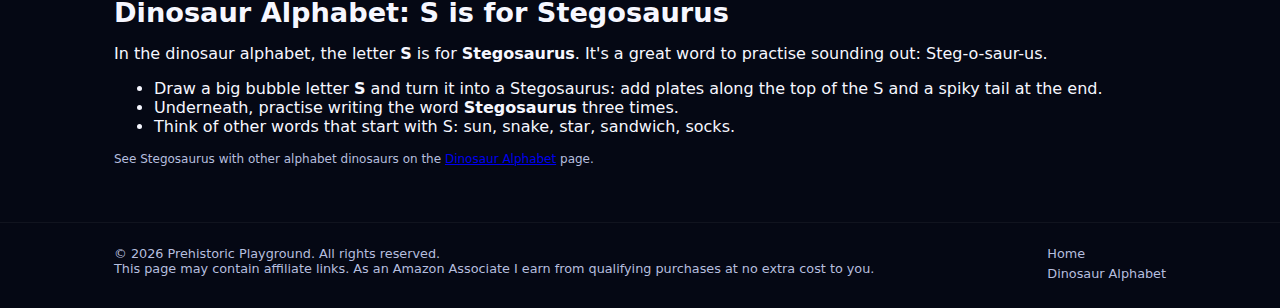
<file: dino-stegosaurus.html>
<!DOCTYPE html>
<html lang="en">
<head>
  <meta charset="UTF-8" />
  <title>Stegosaurus Hub – Prehistoric Playground</title>
  <meta name="viewport" content="width=device-width, initial-scale=1" />
  <meta name="description" content="Stegosaurus fun facts, birthday party activities, videos, affiliate picks and alphabet prompts for the Prehistoric Playground colouring & activity book." />

  <link rel="preconnect" href="https://fonts.googleapis.com">
  <link rel="preconnect" href="https://fonts.gstatic.com" crossorigin>
  <link href="https://fonts.googleapis.com/css2?family=Baloo+2:wght@600;700&family=Nunito:wght@400;600;700&display=swap" rel="stylesheet">

  <link rel="stylesheet" href="styles.css" />
</head>
<body>
  <!-- HEADER / TABS -->
  <header class="site-header">
    <div class="container header-inner">
      <a href="index.html" class="logo-link">
        <div class="logo">Prehistoric Playground</div>
      </a>
      <nav class="nav">
        <a href="index.html" class="nav-link">Home</a>
        <a href="alphabet.html" class="nav-link">Dinosaur Alphabet</a>
      </nav>
    </div>
  </header>

  <main>
    <section class="section">
      <div class="container">
        <div class="dino-hub-header">
          <div>
            <p class="hub-back-link"><a href="index.html">← Back to Dinosaur List</a></p>
            <h1>🦕 Stegosaurus</h1>
            <p class="section-intro">
              This is the Stegosaurus party hub! Use it with the Stegosaurus birthday/picnic
              colouring page – the one with plates, balloons and cake. Scan the QR code on that page
              to jump straight here for extra fun.
            </p>
          </div>
          <div class="hub-badge-box">
            <div class="hub-badge"><span>📚</span> Fun Facts</div>
            <div class="hub-badge"><span>🎯</span> Activities</div>
            <div class="hub-badge"><span>🎬</span> Videos</div>
            <div class="hub-badge"><span>🛒</span> Dino Extras</div>
            <div class="hub-badge"><span>🔤</span> Alphabet</div>
          </div>
        </div>

        <div class="hub-grid">
          <!-- FUN FACTS -->
          <section class="hub-card" id="stegosaurus-facts">
            <h2>Fun Facts about Stegosaurus</h2>
            <ul class="fact-list">
              <li><strong>Plates:</strong> Stegosaurus had two rows of large bony plates along its back.</li>
              <li><strong>Tail spikes:</strong> The spikes on its tail are called a “thagomizer” – great for defence.</li>
              <li><strong>Brain size:</strong> Its brain was about the size of a walnut compared to its huge body!</li>
              <li><strong>Diet:</strong> Herbivore – it munched on low-growing plants and ferns.</li>
              <li><strong>Time period:</strong> Lived in the Late Jurassic, around 155–150 million years ago.</li>
            </ul>
          </section>

          <!-- ACTIVITIES -->
          <section class="hub-card" id="stegosaurus-activities">
            <h2>Party Activities & Colouring Missions</h2>
            <ol class="activity-list">
              <li>
                <strong>Plate Pattern Party:</strong> On the colouring page, fill each plate on Stegosaurus’ back
                with a different pattern: zigzags, polka dots, stars, hearts, stripes. 
                Count how many different patterns you used.
              </li>
              <li>
                <strong>Cake Candle Count:</strong> If there’s a cake in your picture, draw candles on it. 
                How old is Stegosaurus turning? 5? 7? 100 million? Add that many candles and colour them.
              </li>
              <li>
                <strong>Guest List Game:</strong> On a blank page, draw 3 dinosaur friends you would invite to 
                Stegosaurus’ party. Write their names (or ask an adult to help).
              </li>
              <li>
                <strong>Party Soundtrack:</strong> Clap, tap or drum a repeating rhythm (clap-clap-stomp, clap-clap-stomp) 
                that Stegosaurus could dance to. Can you keep the beat going for 30 seconds?
              </li>
            </ol>
          </section>

          <!-- VIDEOS -->
          <section class="hub-card" id="stegosaurus-videos">
            <h2>Video Suggestions</h2>
            <p class="tiny-note">
              Replace the <code>VIDEO_ID</code>s with your favourite kid-friendly dinosaur videos.
            </p>

            <div class="video-grid">
              <div class="video-card">
                <h3>Stegosaurus Facts for Kids</h3>
                <div class="video-frame">
                  <!-- Replace VIDEO_ID_5 with a real YouTube ID -->
                  <iframe 
                    src="https://www.youtube.com/embed/VIDEO_ID_5" 
                    title="Stegosaurus facts for kids" 
                    allowfullscreen>
                  </iframe>
                </div>
              </div>

              <div class="video-card">
                <h3>Dino Party Story</h3>
                <div class="video-frame">
                  <!-- Replace VIDEO_ID_6 with a real YouTube ID -->
                  <iframe 
                    src="https://www.youtube.com/embed/VIDEO_ID_6" 
                    title="Dinosaur party story for kids" 
                    allowfullscreen>
                  </iframe>
                </div>
              </div>
            </div>
          </section>

          <!-- AFFILIATE PICKS -->
          <section class="hub-card" id="stegosaurus-affiliate">
            <h2>Dino Extras & Party Ideas</h2>
            <p class="small-note">
              Swap these links for your own Amazon affiliate URLs. Ideal picks: party supplies, plushies, 
              and easy crafts that match the Stego birthday scene.
            </p>

            <div class="product-grid">
              <a class="product-card" href="https://www.amazon.com/dp/STEGOAAA?tag=YOURTAG-20" target="_blank" rel="noopener">
                <div class="product-title">Stegosaurus Plush Toy</div>
                <div class="product-desc">
                  A soft Stegosaurus for kids to cuddle while they colour the party page.
                </div>
              </a>
              <a class="product-card" href="https://www.amazon.com/dp/STEGOOOP?tag=YOURTAG-20" target="_blank" rel="noopener">
                <div class="product-title">Dinosaur Birthday Party Kit</div>
                <div class="product-desc">
                  Plates, cups, balloons and banners with dinosaur designs for a real dino party at home.
                </div>
              </a>
              <a class="product-card" href="https://www.amazon.com/dp/STEGOCAK?tag=YOURTAG-20" target="_blank" rel="noopener">
                <div class="product-title">Dinosaur Cake Toppers or Moulds</div>
                <div class="product-desc">
                  Make your own dino cake that looks just like the one on the colouring page.
                </div>
              </a>
            </div>
          </section>

          <!-- ALPHABET SECTION -->
          <section class="hub-card" id="stegosaurus-alphabet">
            <h2>Dinosaur Alphabet: S is for Stegosaurus</h2>
            <p>
              In the dinosaur alphabet, the letter <strong>S</strong> is for <strong>Stegosaurus</strong>.
              It&apos;s a great word to practise sounding out: Steg-o-saur-us.
            </p>
            <ul class="fact-list">
              <li>
                Draw a big bubble letter <strong>S</strong> and turn it into a Stegosaurus: 
                add plates along the top of the S and a spiky tail at the end.
              </li>
              <li>
                Underneath, practise writing the word <strong>Stegosaurus</strong> three times.
              </li>
              <li>
                Think of other words that start with S: sun, snake, star, sandwich, socks.
              </li>
            </ul>
            <p class="tiny-note">
              See Stegosaurus with other alphabet dinosaurs on the <a href="alphabet.html">Dinosaur Alphabet</a> page.
            </p>
          </section>
        </div>
      </div>
    </section>
  </main>

  <footer class="site-footer">
    <div class="container footer-inner">
      <div>
        <p>&copy; <span id="year"></span> Prehistoric Playground. All rights reserved.</p>
        <p class="tiny-note">
          This page may contain affiliate links. As an Amazon Associate I earn from qualifying purchases 
          at no extra cost to you.
        </p>
      </div>
      <div class="footer-links">
        <a href="index.html">Home</a>
        <a href="alphabet.html">Dinosaur Alphabet</a>
      </div>
    </div>
  </footer>

  <script src="script.js"></script>
</body>
</html>
</file>
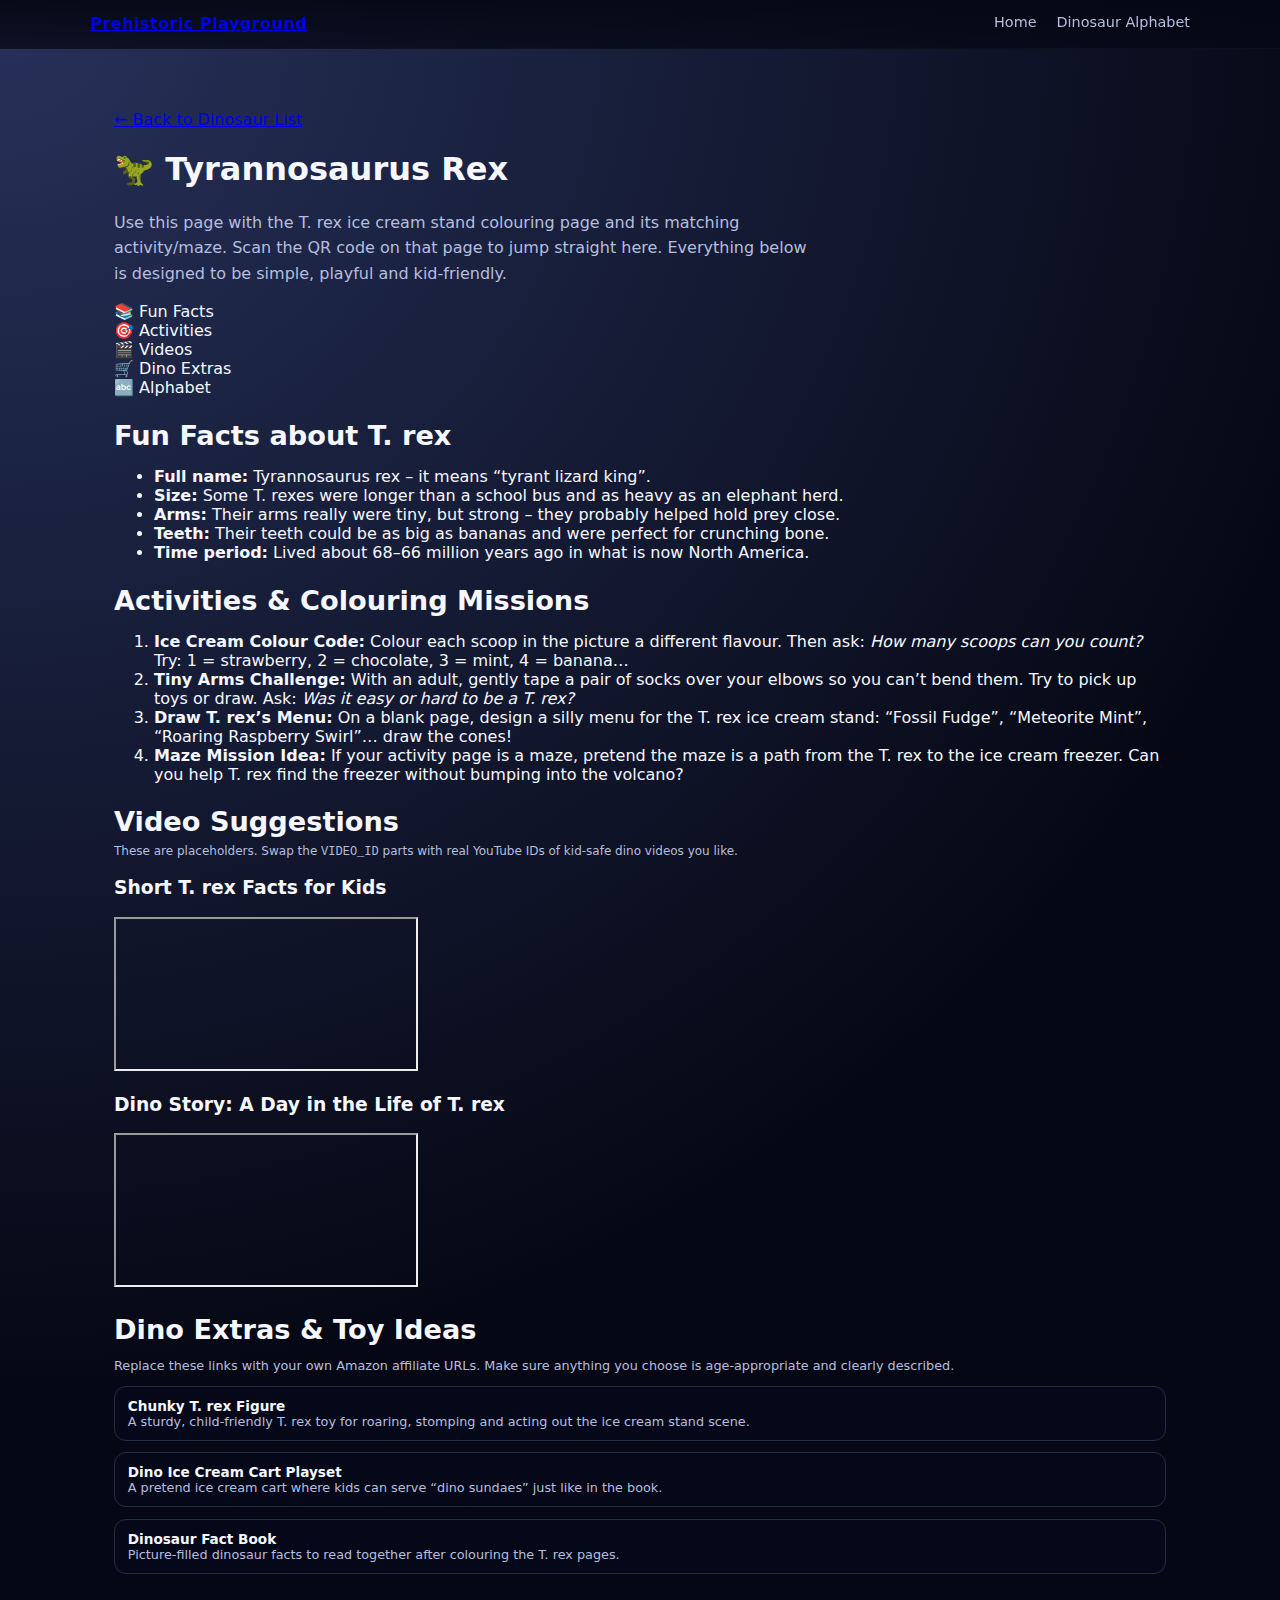
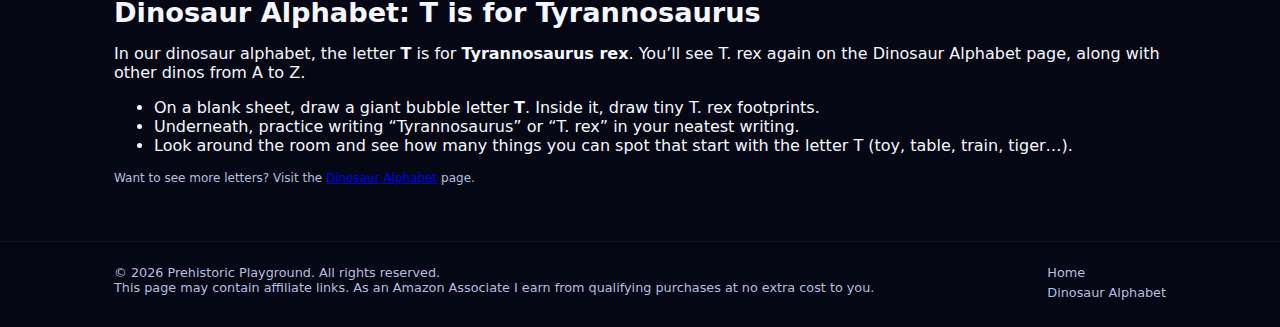
<file: dino-trex.html>
<!DOCTYPE html>
<html lang="en">
<head>
  <meta charset="UTF-8" />
  <title>Tyrannosaurus Rex Hub – Prehistoric Playground</title>
  <meta name="viewport" content="width=device-width, initial-scale=1" />
  <meta name="description" content="Tyrannosaurus Rex fun facts, activities, videos, affiliate picks and alphabet prompts for the Prehistoric Playground colouring & activity book." />

  <link rel="preconnect" href="https://fonts.googleapis.com">
  <link rel="preconnect" href="https://fonts.gstatic.com" crossorigin>
  <link href="https://fonts.googleapis.com/css2?family=Baloo+2:wght@600;700&family=Nunito:wght@400;600;700&display=swap" rel="stylesheet">

  <link rel="stylesheet" href="styles.css" />
</head>
<body>
  <!-- HEADER / TABS -->
  <header class="site-header">
    <div class="container header-inner">
      <a href="index.html" class="logo-link">
        <div class="logo">Prehistoric Playground</div>
      </a>
      <nav class="nav">
        <a href="index.html" class="nav-link">Home</a>
        <a href="alphabet.html" class="nav-link">Dinosaur Alphabet</a>
      </nav>
    </div>
  </header>

  <main>
    <section class="section">
      <div class="container">
        <div class="dino-hub-header">
          <div>
            <p class="hub-back-link"><a href="index.html">← Back to Dinosaur List</a></p>
            <h1>🦖 Tyrannosaurus Rex</h1>
            <p class="section-intro">
              Use this page with the T. rex ice cream stand colouring page and its matching activity/maze.
              Scan the QR code on that page to jump straight here. Everything below is designed to be
              simple, playful and kid-friendly.
            </p>
          </div>
          <div class="hub-badge-box">
            <div class="hub-badge"><span>📚</span> Fun Facts</div>
            <div class="hub-badge"><span>🎯</span> Activities</div>
            <div class="hub-badge"><span>🎬</span> Videos</div>
            <div class="hub-badge"><span>🛒</span> Dino Extras</div>
            <div class="hub-badge"><span>🔤</span> Alphabet</div>
          </div>
        </div>

        <!-- HUB CONTENT GRID -->
        <div class="hub-grid">
          <!-- FUN FACTS -->
          <section class="hub-card" id="trex-facts">
            <h2>Fun Facts about T. rex</h2>
            <ul class="fact-list">
              <li><strong>Full name:</strong> Tyrannosaurus rex – it means “tyrant lizard king”.</li>
              <li><strong>Size:</strong> Some T. rexes were longer than a school bus and as heavy as an elephant herd.</li>
              <li><strong>Arms:</strong> Their arms really were tiny, but strong – they probably helped hold prey close.</li>
              <li><strong>Teeth:</strong> Their teeth could be as big as bananas and were perfect for crunching bone.</li>
              <li><strong>Time period:</strong> Lived about 68–66 million years ago in what is now North America.</li>
            </ul>
          </section>

          <!-- ACTIVITIES / GAMES -->
          <section class="hub-card" id="trex-activities">
            <h2>Activities & Colouring Missions</h2>
            <ol class="activity-list">
              <li>
                <strong>Ice Cream Colour Code:</strong> Colour each scoop in the picture a different flavour.
                Then ask: <em>How many scoops can you count?</em> 
                Try: 1 = strawberry, 2 = chocolate, 3 = mint, 4 = banana…
              </li>
              <li>
                <strong>Tiny Arms Challenge:</strong> With an adult, gently tape a pair of socks over your elbows
                so you can’t bend them. Try to pick up toys or draw.  
                Ask: <em>Was it easy or hard to be a T. rex?</em>
              </li>
              <li>
                <strong>Draw T. rex’s Menu:</strong> On a blank page, design a silly menu for the T. rex ice cream stand:
                “Fossil Fudge”, “Meteorite Mint”, “Roaring Raspberry Swirl”… draw the cones!
              </li>
              <li>
                <strong>Maze Mission Idea:</strong> If your activity page is a maze, pretend the maze is a path 
                from the T. rex to the ice cream freezer. Can you help T. rex find the freezer without bumping into the volcano?
              </li>
            </ol>
          </section>

          <!-- VIDEOS -->
          <section class="hub-card" id="trex-videos">
            <h2>Video Suggestions</h2>
            <p class="tiny-note">
              These are placeholders. Swap the <code>VIDEO_ID</code> parts with real YouTube IDs of
              kid-safe dino videos you like.
            </p>

            <div class="video-grid">
              <div class="video-card">
                <h3>Short T. rex Facts for Kids</h3>
                <div class="video-frame">
                  <!-- Replace VIDEO_ID_1 with a real YouTube ID -->
                  <iframe 
                    src="https://www.youtube.com/embed/VIDEO_ID_1" 
                    title="T. rex facts for kids" 
                    allowfullscreen>
                  </iframe>
                </div>
              </div>

              <div class="video-card">
                <h3>Dino Story: A Day in the Life of T. rex</h3>
                <div class="video-frame">
                  <!-- Replace VIDEO_ID_2 with a real YouTube ID -->
                  <iframe 
                    src="https://www.youtube.com/embed/VIDEO_ID_2" 
                    title="T. rex story for kids" 
                    allowfullscreen>
                  </iframe>
                </div>
              </div>
            </div>
          </section>

          <!-- AFFILIATE PICKS -->
          <section class="hub-card" id="trex-affiliate">
            <h2>Dino Extras & Toy Ideas</h2>
            <p class="small-note">
              Replace these links with your own Amazon affiliate URLs. 
              Make sure anything you choose is age-appropriate and clearly described.
            </p>

            <div class="product-grid">
              <a class="product-card" href="https://www.amazon.com/dp/XXXXXXXX?tag=YOURTAG-20" target="_blank" rel="noopener">
                <div class="product-title">Chunky T. rex Figure</div>
                <div class="product-desc">
                  A sturdy, child-friendly T. rex toy for roaring, stomping and acting out the ice cream stand scene.
                </div>
              </a>
              <a class="product-card" href="https://www.amazon.com/dp/YYYYYYYY?tag=YOURTAG-20" target="_blank" rel="noopener">
                <div class="product-title">Dino Ice Cream Cart Playset</div>
                <div class="product-desc">
                  A pretend ice cream cart where kids can serve “dino sundaes” just like in the book.
                </div>
              </a>
              <a class="product-card" href="https://www.amazon.com/dp/ZZZZZZZZ?tag=YOURTAG-20" target="_blank" rel="noopener">
                <div class="product-title">Dinosaur Fact Book</div>
                <div class="product-desc">
                  Picture-filled dinosaur facts to read together after colouring the T. rex pages.
                </div>
              </a>
            </div>
          </section>

          <!-- ALPHABET / READING SECTION -->
          <section class="hub-card" id="trex-alphabet">
            <h2>Dinosaur Alphabet: T is for Tyrannosaurus</h2>
            <p>
              In our dinosaur alphabet, the letter <strong>T</strong> is for <strong>Tyrannosaurus rex</strong>.
              You’ll see T. rex again on the Dinosaur Alphabet page, along with other dinos from A to Z.
            </p>
            <ul class="fact-list">
              <li>
                On a blank sheet, draw a giant bubble letter <strong>T</strong>. Inside it, draw tiny T. rex footprints.
              </li>
              <li>
                Underneath, practice writing “Tyrannosaurus” or “T. rex” in your neatest writing.
              </li>
              <li>
                Look around the room and see how many things you can spot that start with the letter T
                (toy, table, train, tiger…).
              </li>
            </ul>
            <p class="tiny-note">
              Want to see more letters? Visit the <a href="alphabet.html">Dinosaur Alphabet</a> page.
            </p>
          </section>
        </div>
      </div>
    </section>
  </main>

  <footer class="site-footer">
    <div class="container footer-inner">
      <div>
        <p>&copy; <span id="year"></span> Prehistoric Playground. All rights reserved.</p>
        <p class="tiny-note">
          This page may contain affiliate links. As an Amazon Associate I earn from qualifying purchases 
          at no extra cost to you.
        </p>
      </div>
      <div class="footer-links">
        <a href="index.html">Home</a>
        <a href="alphabet.html">Dinosaur Alphabet</a>
      </div>
    </div>
  </footer>

  <script src="script.js"></script>
</body>
</html>
</file>
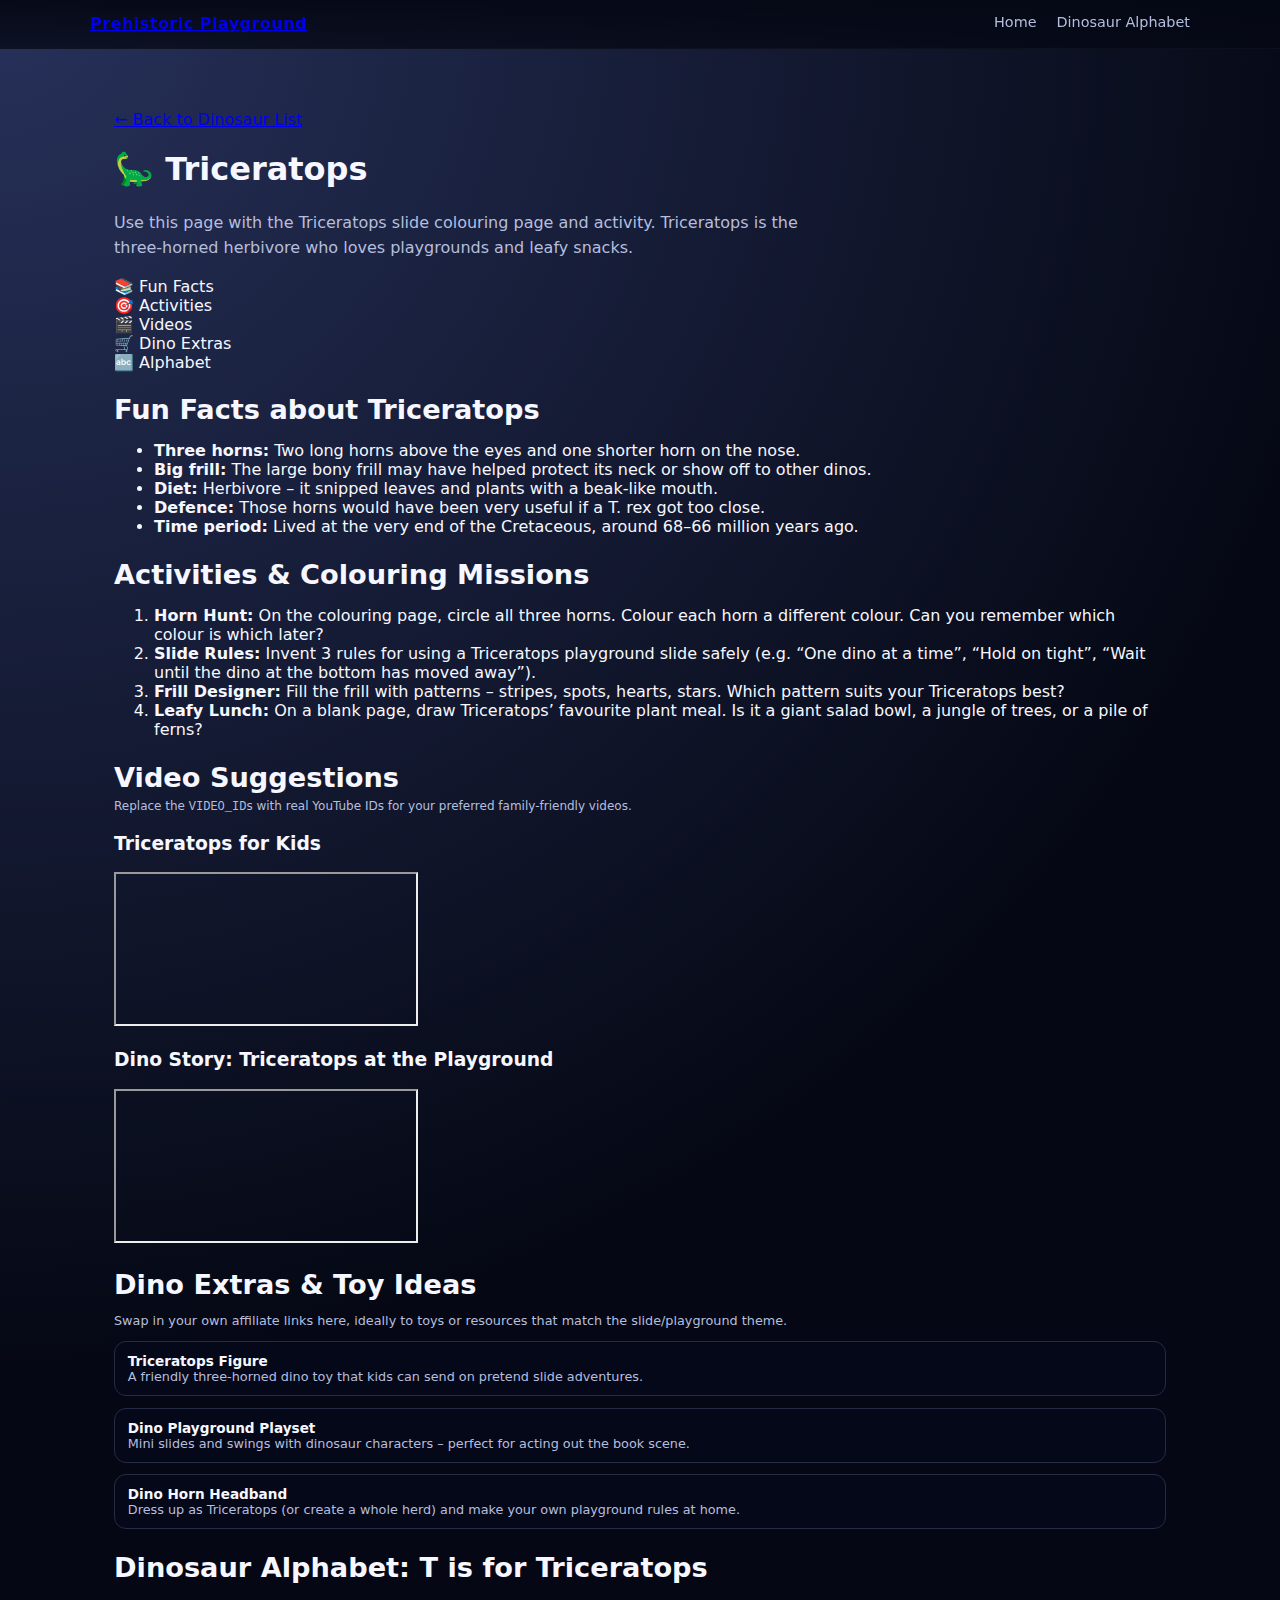
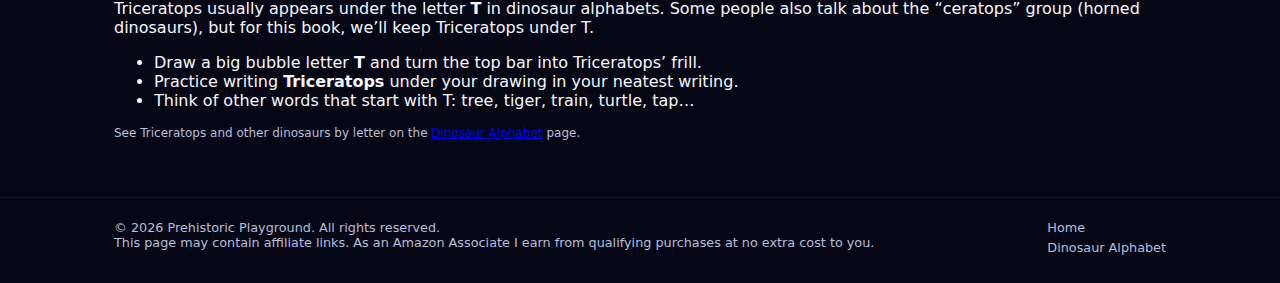
<file: dino-triceratops.html>
<!DOCTYPE html>
<html lang="en">
<head>
  <meta charset="UTF-8" />
  <title>Triceratops Hub – Prehistoric Playground</title>
  <meta name="viewport" content="width=device-width, initial-scale=1" />
  <meta name="description" content="Triceratops fun facts, activities, videos, affiliate picks and alphabet prompts for the Prehistoric Playground colouring & activity book." />

  <link rel="preconnect" href="https://fonts.googleapis.com">
  <link rel="preconnect" href="https://fonts.gstatic.com" crossorigin>
  <link href="https://fonts.googleapis.com/css2?family=Baloo+2:wght@600;700&family=Nunito:wght@400;600;700&display=swap" rel="stylesheet">

  <link rel="stylesheet" href="styles.css" />
</head>
<body>
  <!-- HEADER / TABS -->
  <header class="site-header">
    <div class="container header-inner">
      <a href="index.html" class="logo-link">
        <div class="logo">Prehistoric Playground</div>
      </a>
      <nav class="nav">
        <a href="index.html" class="nav-link">Home</a>
        <a href="alphabet.html" class="nav-link">Dinosaur Alphabet</a>
      </nav>
    </div>
  </header>

  <main>
    <section class="section">
      <div class="container">
        <div class="dino-hub-header">
          <div>
            <p class="hub-back-link"><a href="index.html">← Back to Dinosaur List</a></p>
            <h1>🦕 Triceratops</h1>
            <p class="section-intro">
              Use this page with the Triceratops slide colouring page and activity. 
              Triceratops is the three-horned herbivore who loves playgrounds and leafy snacks.
            </p>
          </div>
          <div class="hub-badge-box">
            <div class="hub-badge"><span>📚</span> Fun Facts</div>
            <div class="hub-badge"><span>🎯</span> Activities</div>
            <div class="hub-badge"><span>🎬</span> Videos</div>
            <div class="hub-badge"><span>🛒</span> Dino Extras</div>
            <div class="hub-badge"><span>🔤</span> Alphabet</div>
          </div>
        </div>

        <div class="hub-grid">
          <!-- FUN FACTS -->
          <section class="hub-card" id="triceratops-facts">
            <h2>Fun Facts about Triceratops</h2>
            <ul class="fact-list">
              <li><strong>Three horns:</strong> Two long horns above the eyes and one shorter horn on the nose.</li>
              <li><strong>Big frill:</strong> The large bony frill may have helped protect its neck or show off to other dinos.</li>
              <li><strong>Diet:</strong> Herbivore – it snipped leaves and plants with a beak-like mouth.</li>
              <li><strong>Defence:</strong> Those horns would have been very useful if a T. rex got too close.</li>
              <li><strong>Time period:</strong> Lived at the very end of the Cretaceous, around 68–66 million years ago.</li>
            </ul>
          </section>

          <!-- ACTIVITIES -->
          <section class="hub-card" id="triceratops-activities">
            <h2>Activities & Colouring Missions</h2>
            <ol class="activity-list">
              <li>
                <strong>Horn Hunt:</strong> On the colouring page, circle all three horns. 
                Colour each horn a different colour. Can you remember which colour is which later?
              </li>
              <li>
                <strong>Slide Rules:</strong> Invent 3 rules for using a Triceratops playground slide safely 
                (e.g. “One dino at a time”, “Hold on tight”, “Wait until the dino at the bottom has moved away”).
              </li>
              <li>
                <strong>Frill Designer:</strong> Fill the frill with patterns – stripes, spots, hearts, stars. 
                Which pattern suits your Triceratops best?
              </li>
              <li>
                <strong>Leafy Lunch:</strong> On a blank page, draw Triceratops’ favourite plant meal. 
                Is it a giant salad bowl, a jungle of trees, or a pile of ferns?
              </li>
            </ol>
          </section>

          <!-- VIDEOS -->
          <section class="hub-card" id="triceratops-videos">
            <h2>Video Suggestions</h2>
            <p class="tiny-note">
              Replace the <code>VIDEO_ID</code>s with real YouTube IDs for your preferred family-friendly videos.
            </p>

            <div class="video-grid">
              <div class="video-card">
                <h3>Triceratops for Kids</h3>
                <div class="video-frame">
                  <!-- Replace VIDEO_ID_3 with a real YouTube ID -->
                  <iframe 
                    src="https://www.youtube.com/embed/VIDEO_ID_3" 
                    title="Triceratops facts for kids" 
                    allowfullscreen>
                  </iframe>
                </div>
              </div>

              <div class="video-card">
                <h3>Dino Story: Triceratops at the Playground</h3>
                <div class="video-frame">
                  <!-- Replace VIDEO_ID_4 with a real YouTube ID -->
                  <iframe 
                    src="https://www.youtube.com/embed/VIDEO_ID_4" 
                    title="Triceratops story for kids" 
                    allowfullscreen>
                  </iframe>
                </div>
              </div>
            </div>
          </section>

          <!-- AFFILIATE PICKS -->
          <section class="hub-card" id="triceratops-affiliate">
            <h2>Dino Extras & Toy Ideas</h2>
            <p class="small-note">
              Swap in your own affiliate links here, ideally to toys or resources that match the slide/playground theme.
            </p>

            <div class="product-grid">
              <a class="product-card" href="https://www.amazon.com/dp/AAAAAAA1?tag=YOURTAG-20" target="_blank" rel="noopener">
                <div class="product-title">Triceratops Figure</div>
                <div class="product-desc">
                  A friendly three-horned dino toy that kids can send on pretend slide adventures.
                </div>
              </a>
              <a class="product-card" href="https://www.amazon.com/dp/BBBBBBB2?tag=YOURTAG-20" target="_blank" rel="noopener">
                <div class="product-title">Dino Playground Playset</div>
                <div class="product-desc">
                  Mini slides and swings with dinosaur characters – perfect for acting out the book scene.
                </div>
              </a>
              <a class="product-card" href="https://www.amazon.com/dp/CCCCCCC3?tag=YOURTAG-20" target="_blank" rel="noopener">
                <div class="product-title">Dino Horn Headband</div>
                <div class="product-desc">
                  Dress up as Triceratops (or create a whole herd) and make your own playground rules at home.
                </div>
              </a>
            </div>
          </section>

          <!-- ALPHABET SECTION -->
          <section class="hub-card" id="triceratops-alphabet">
            <h2>Dinosaur Alphabet: T is for Triceratops</h2>
            <p>
              Triceratops usually appears under the letter <strong>T</strong> in dinosaur alphabets. 
              Some people also talk about the “ceratops” group (horned dinosaurs), but for this book,
              we’ll keep Triceratops under T.
            </p>
            <ul class="fact-list">
              <li>Draw a big bubble letter <strong>T</strong> and turn the top bar into Triceratops’ frill.</li>
              <li>Practice writing <strong>Triceratops</strong> under your drawing in your neatest writing.</li>
              <li>Think of other words that start with T: tree, tiger, train, turtle, tap…</li>
            </ul>
            <p class="tiny-note">
              See Triceratops and other dinosaurs by letter on the <a href="alphabet.html">Dinosaur Alphabet</a> page.
            </p>
          </section>
        </div>
      </div>
    </section>
  </main>

  <footer class="site-footer">
    <div class="container footer-inner">
      <div>
        <p>&copy; <span id="year"></span> Prehistoric Playground. All rights reserved.</p>
        <p class="tiny-note">
          This page may contain affiliate links. As an Amazon Associate I earn from qualifying purchases 
          at no extra cost to you.
        </p>
      </div>
      <div class="footer-links">
        <a href="index.html">Home</a>
        <a href="alphabet.html">Dinosaur Alphabet</a>
      </div>
    </div>
  </footer>

  <script src="script.js"></script>
</body>
</html>
</file>
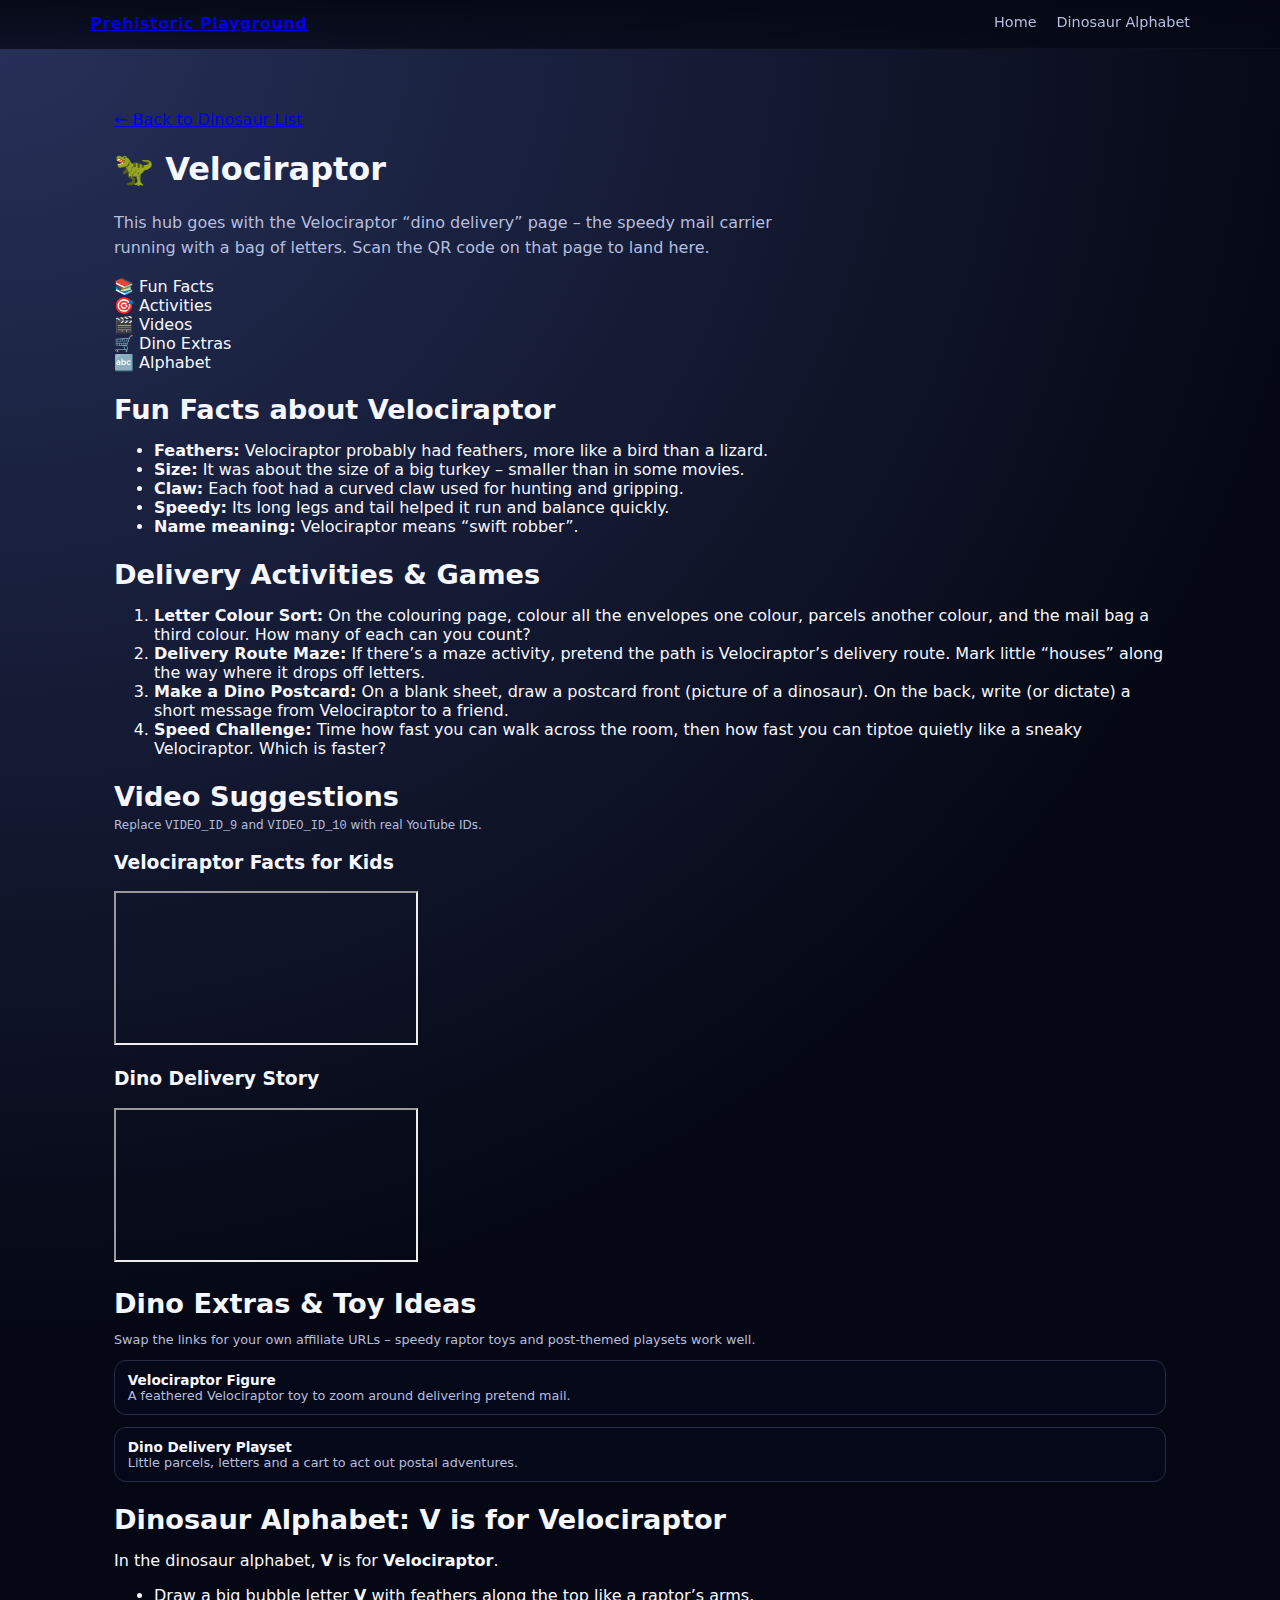
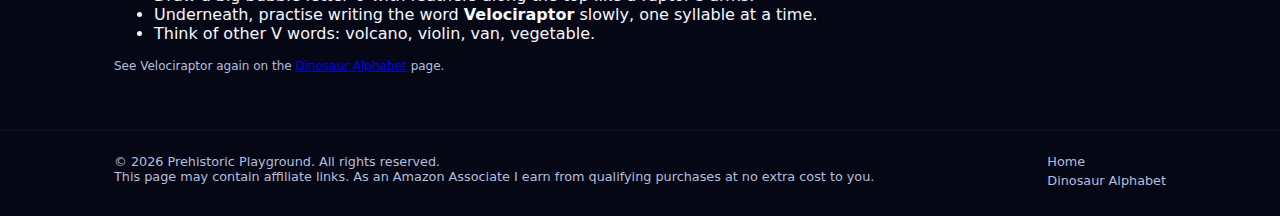
<file: dino-velociraptor.html>
<!DOCTYPE html>
<html lang="en">
<head>
  <meta charset="UTF-8" />
  <title>Velociraptor Hub – Prehistoric Playground</title>
  <meta name="viewport" content="width=device-width, initial-scale=1" />
  <meta name="description" content="Velociraptor fun facts, speedy delivery activities, videos, affiliate picks and alphabet prompts for the Prehistoric Playground colouring & activity book." />

  <link rel="preconnect" href="https://fonts.googleapis.com">
  <link rel="preconnect" href="https://fonts.gstatic.com" crossorigin>
  <link href="https://fonts.googleapis.com/css2?family=Baloo+2:wght@600;700&family=Nunito:wght@400;600;700&display=swap" rel="stylesheet">

  <link rel="stylesheet" href="styles.css" />
</head>
<body>
<header class="site-header">
  <div class="container header-inner">
    <a href="index.html" class="logo-link">
      <div class="logo">Prehistoric Playground</div>
    </a>
    <nav class="nav">
      <a href="index.html" class="nav-link">Home</a>
      <a href="alphabet.html" class="nav-link">Dinosaur Alphabet</a>
    </nav>
  </div>
</header>

<main>
  <section class="section">
    <div class="container">
      <div class="dino-hub-header">
        <div>
          <p class="hub-back-link"><a href="index.html">← Back to Dinosaur List</a></p>
          <h1>🦖 Velociraptor</h1>
          <p class="section-intro">
            This hub goes with the Velociraptor “dino delivery” page – the speedy mail carrier running with a bag of letters.
            Scan the QR code on that page to land here.
          </p>
        </div>
        <div class="hub-badge-box">
          <div class="hub-badge"><span>📚</span> Fun Facts</div>
          <div class="hub-badge"><span>🎯</span> Activities</div>
          <div class="hub-badge"><span>🎬</span> Videos</div>
          <div class="hub-badge"><span>🛒</span> Dino Extras</div>
          <div class="hub-badge"><span>🔤</span> Alphabet</div>
        </div>
      </div>

      <div class="hub-grid">
        <!-- FUN FACTS -->
        <section class="hub-card">
          <h2>Fun Facts about Velociraptor</h2>
          <ul class="fact-list">
            <li><strong>Feathers:</strong> Velociraptor probably had feathers, more like a bird than a lizard.</li>
            <li><strong>Size:</strong> It was about the size of a big turkey – smaller than in some movies.</li>
            <li><strong>Claw:</strong> Each foot had a curved claw used for hunting and gripping.</li>
            <li><strong>Speedy:</strong> Its long legs and tail helped it run and balance quickly.</li>
            <li><strong>Name meaning:</strong> Velociraptor means “swift robber”.</li>
          </ul>
        </section>

        <!-- ACTIVITIES -->
        <section class="hub-card">
          <h2>Delivery Activities & Games</h2>
          <ol class="activity-list">
            <li>
              <strong>Letter Colour Sort:</strong> On the colouring page, colour all the envelopes one colour,
              parcels another colour, and the mail bag a third colour. How many of each can you count?
            </li>
            <li>
              <strong>Delivery Route Maze:</strong> If there’s a maze activity, pretend the path is Velociraptor’s
              delivery route. Mark little “houses” along the way where it drops off letters.
            </li>
            <li>
              <strong>Make a Dino Postcard:</strong> On a blank sheet, draw a postcard front (picture of a dinosaur).
              On the back, write (or dictate) a short message from Velociraptor to a friend.
            </li>
            <li>
              <strong>Speed Challenge:</strong> Time how fast you can walk across the room, then how fast you can tiptoe
              quietly like a sneaky Velociraptor. Which is faster?
            </li>
          </ol>
        </section>

        <!-- VIDEOS -->
        <section class="hub-card">
          <h2>Video Suggestions</h2>
          <p class="tiny-note">Replace <code>VIDEO_ID_9</code> and <code>VIDEO_ID_10</code> with real YouTube IDs.</p>
          <div class="video-grid">
            <div class="video-card">
              <h3>Velociraptor Facts for Kids</h3>
              <div class="video-frame">
                <iframe src="https://www.youtube.com/embed/VIDEO_ID_9"
                        title="Velociraptor facts for kids" allowfullscreen></iframe>
              </div>
            </div>
            <div class="video-card">
              <h3>Dino Delivery Story</h3>
              <div class="video-frame">
                <iframe src="https://www.youtube.com/embed/VIDEO_ID_10"
                        title="Velociraptor delivery story" allowfullscreen></iframe>
              </div>
            </div>
          </div>
        </section>

        <!-- AFFILIATE PICKS -->
        <section class="hub-card">
          <h2>Dino Extras & Toy Ideas</h2>
          <p class="small-note">
            Swap the links for your own affiliate URLs – speedy raptor toys and post-themed playsets work well.
          </p>
          <div class="product-grid">
            <a class="product-card" href="https://www.amazon.com/dp/VELORAP1?tag=YOURTAG-20" target="_blank" rel="noopener">
              <div class="product-title">Velociraptor Figure</div>
              <div class="product-desc">A feathered Velociraptor toy to zoom around delivering pretend mail.</div>
            </a>
            <a class="product-card" href="https://www.amazon.com/dp/VELORAP2?tag=YOURTAG-20" target="_blank" rel="noopener">
              <div class="product-title">Dino Delivery Playset</div>
              <div class="product-desc">Little parcels, letters and a cart to act out postal adventures.</div>
            </a>
          </div>
        </section>

        <!-- ALPHABET -->
        <section class="hub-card">
          <h2>Dinosaur Alphabet: V is for Velociraptor</h2>
          <p>In the dinosaur alphabet, <strong>V</strong> is for <strong>Velociraptor</strong>.</p>
          <ul class="fact-list">
            <li>Draw a big bubble letter <strong>V</strong> with feathers along the top like a raptor’s arms.</li>
            <li>Underneath, practise writing the word <strong>Velociraptor</strong> slowly, one syllable at a time.</li>
            <li>Think of other V words: volcano, violin, van, vegetable.</li>
          </ul>
          <p class="tiny-note">
            See Velociraptor again on the <a href="alphabet.html">Dinosaur Alphabet</a> page.
          </p>
        </section>
      </div>
    </div>
  </section>
</main>

<footer class="site-footer">
  <div class="container footer-inner">
    <div>
      <p>&copy; <span id="year"></span> Prehistoric Playground. All rights reserved.</p>
      <p class="tiny-note">
        This page may contain affiliate links. As an Amazon Associate I earn from qualifying purchases at no extra cost to you.
      </p>
    </div>
    <div class="footer-links">
      <a href="index.html">Home</a>
      <a href="alphabet.html">Dinosaur Alphabet</a>
    </div>
  </div>
</footer>

<script src="script.js"></script>
</body>
</html>
</file>
<file: styles.css>
:root {
  --bg: #0b1020;
  --bg-alt: #111729;
  --card-bg: #181f33;
  --accent: #f8c14f;
  --accent-soft: rgba(248, 193, 79, 0.15);
  --text-main: #f6f7ff;
  --text-muted: #b5bedf;
  --border-soft: #252c44;
  --danger: #ff6b6b;
  --radius-lg: 18px;
  --radius-md: 12px;
  --shadow-soft: 0 18px 40px rgba(0, 0, 0, 0.45);
}

*,
*::before,
*::after {
  box-sizing: border-box;
}

html, body {
  margin: 0;
  padding: 0;
  font-family: system-ui, -apple-system, BlinkMacSystemFont, "Segoe UI", sans-serif;
  background: radial-gradient(circle at top left, #27315a, #050814 60%);
  color: var(--text-main);
}

body {
  min-height: 100vh;
}

/* Layout */

.container {
  width: 100%;
  max-width: 1100px;
  margin: 0 auto;
  padding: 0 1.5rem;
}

/* HEADER */

.site-header {
  position: sticky;
  top: 0;
  z-index: 50;
  backdrop-filter: blur(14px);
  background: linear-gradient(to bottom, rgba(5, 8, 20, 0.95), rgba(5, 8, 20, 0.75));
  border-bottom: 1px solid rgba(255, 255, 255, 0.04);
}

.header-inner {
  display: flex;
  align-items: center;
  justify-content: space-between;
  padding: 0.9rem 0;
}

.logo {
  font-weight: 800;
  letter-spacing: 0.03em;
  font-size: 1rem;
  display: flex;
  align-items: center;
  gap: 0.4rem;
}

.nav {
  display: flex;
  gap: 1.25rem;
  font-size: 0.9rem;
}

.nav a {
  color: var(--text-muted);
  text-decoration: none;
  position: relative;
  padding-bottom: 0.2rem;
}

.nav a::after {
  content: "";
  position: absolute;
  left: 0;
  bottom: 0;
  width: 0;
  height: 2px;
  background: var(--accent);
  transition: width 0.18s ease;
}

.nav a:hover {
  color: var(--text-main);
}

.nav a:hover::after {
  width: 100%;
}

/* HERO */

.hero {
  padding: 3.5rem 0 2.5rem;
}

.hero-inner {
  display: grid;
  grid-template-columns: minmax(0, 1.2fr) minmax(0, 1fr);
  gap: 2.5rem;
  align-items: center;
}

.hero h1 {
  font-size: clamp(2.4rem, 3vw, 3rem);
  margin-bottom: 0.5rem;
}

.hero-subtitle {
  color: var(--text-muted);
  max-width: 34rem;
  line-height: 1.5;
}

.hero-buttons {
  display: flex;
  flex-wrap: wrap;
  gap: 0.8rem;
  margin: 1.5rem 0 0.5rem;
}

.btn {
  display: inline-flex;
  align-items: center;
  justify-content: center;
  padding: 0.8rem 1.4rem;
  border-radius: 999px;
  font-size: 0.95rem;
  text-decoration: none;
  border: 1px solid transparent;
  cursor: pointer;
  transition: transform 0.15s ease, box-shadow 0.15s ease, background 0.15s ease, border-color 0.15s ease;
  white-space: nowrap;
}

.primary-btn {
  background: linear-gradient(135deg, var(--accent), #ff8f4f);
  color: #201408;
  font-weight: 700;
  box-shadow: var(--shadow-soft);
}

.primary-btn:hover {
  transform: translateY(-1px);
  box-shadow: 0 20px 35px rgba(0, 0, 0, 0.55);
}

.secondary-btn {
  background: transparent;
  border-color: rgba(255, 255, 255, 0.26);
  color: var(--text-main);
}

.secondary-btn:hover {
  background: rgba(255, 255, 255, 0.06);
}

.small-btn {
  font-size: 0.85rem;
  padding: 0.6rem 1.1rem;
}

.tiny-note {
  font-size: 0.75rem;
  color: var(--text-muted);
  margin-top: 0.4rem;
}

.hero-image {
  display: flex;
  align-items: center;
  justify-content: center;
}

.mock-cover {
  width: 260px;
  height: 360px;
  border-radius: 20px;
  background: radial-gradient(circle at top, #f8c14f, #f26b7a 55%, #251030);
  box-shadow: var(--shadow-soft);
  padding: 1.7rem 1.4rem;
  display: flex;
  flex-direction: column;
  justify-content: space-between;
  color: #201408;
}

.mock-cover-title {
  font-size: 1.4rem;
  font-weight: 800;
  line-height: 1.1;
}

.mock-cover-tagline {
  font-size: 0.9rem;
  font-weight: 600;
  max-width: 8rem;
}

.mock-cover-dinos {
  font-size: 1.7rem;
  text-align: right;
}

/* SECTIONS */

.section {
  padding: 2.8rem 0;
}

.alt-section {
  background: radial-gradient(circle at top right, #1b2440, #050814 60%);
}

.section h2 {
  font-size: 1.7rem;
  margin-bottom: 0.4rem;
}

.section-intro {
  color: var(--text-muted);
  max-width: 44rem;
  line-height: 1.6;
}

.section-intro.small-note {
  font-size: 0.8rem;
}

/* FEATURE GRID */

.feature-grid {
  display: grid;
  grid-template-columns: repeat(auto-fit, minmax(230px, 1fr));
  gap: 1.2rem;
  margin-top: 1.8rem;
}

.feature-card {
  background: var(--card-bg);
  border-radius: var(--radius-lg);
  padding: 1.3rem 1.2rem;
  border: 1px solid var(--border-soft);
  box-shadow: 0 10px 25px rgba(0, 0, 0, 0.35);
}

.feature-card h3 {
  font-size: 1.05rem;
  margin-top: 0;
  margin-bottom: 0.4rem;
}

.feature-card p {
  font-size: 0.9rem;
  color: var(--text-muted);
}

/* HOW IT WORKS */

.how-grid {
  display: grid;
  grid-template-columns: repeat(auto-fit, minmax(220px, 1fr));
  gap: 1.2rem;
  margin-top: 1.8rem;
}

.how-card {
  background: rgba(9, 14, 29, 0.9);
  border-radius: var(--radius-lg);
  padding: 1.2rem 1.1rem;
  border: 1px solid var(--border-soft);
}

.how-card h3 {
  font-size: 1rem;
  margin-top: 0;
}

.how-card p {
  font-size: 0.9rem;
  color: var(--text-muted);
}

/* DINO NAV + SECTIONS */

.dino-nav {
  margin-top: 1.5rem;
  display: flex;
  flex-wrap: wrap;
  gap: 0.6rem;
}

.dino-nav a {
  font-size: 0.85rem;
  padding: 0.4rem 0.8rem;
  border-radius: 999px;
  border: 1px solid rgba(255, 255, 255, 0.2);
  text-decoration: none;
  color: var(--text-muted);
  background: rgba(10, 14, 30, 0.9);
}

.dino-nav a:hover {
  background: var(--accent-soft);
  color: var(--text-main);
  border-color: var(--accent);
}

.dino-section {
  margin-top: 2.4rem;
  padding: 1.5rem 1.4rem;
  border-radius: 18px;
  background: var(--card-bg);
  border: 1px solid var(--border-soft);
}

.dino-section h3 {
  margin-top: 0;
}

.dino-tagline {
  color: var(--text-muted);
  font-size: 0.9rem;
  margin-top: 0.2rem;
}

.dino-layout {
  margin-top: 1.2rem;
  display: grid;
  grid-template-columns: minmax(0, 1.7fr) minmax(0, 1.3fr);
  gap: 1.4rem;
}

.dino-text h4,
.dino-extra h4 {
  margin-top: 0;
  font-size: 0.95rem;
}

.dino-text ul {
  padding-left: 1.2rem;
  font-size: 0.9rem;
  color: var(--text-muted);
}

.dino-text li + li {
  margin-top: 0.2rem;
}

.small-note {
  font-size: 0.8rem;
  color: var(--text-muted);
}

.product-grid {
  display: grid;
  grid-template-columns: 1fr;
  gap: 0.7rem;
  margin-top: 0.6rem;
}

.product-card {
  display: block;
  padding: 0.7rem 0.8rem;
  border-radius: var(--radius-md);
  border: 1px solid var(--border-soft);
  text-decoration: none;
  background: rgba(5, 9, 25, 0.9);
  font-size: 0.85rem;
  color: var(--text-main);
}

.product-card:hover {
  border-color: var(--accent);
  background: var(--accent-soft);
}

.product-title {
  font-weight: 600;
}

.product-desc {
  font-size: 0.8rem;
  color: var(--text-muted);
}

/* EXPLORER ZONE */

.explorer-grid {
  margin-top: 1.6rem;
  display: grid;
  grid-template-columns: repeat(auto-fit, minmax(260px, 1fr));
  gap: 1.3rem;
}

.explorer-card {
  background: rgba(8, 12, 28, 0.95);
  border-radius: var(--radius-lg);
  border: 1px solid var(--border-soft);
  padding: 1.2rem 1.1rem;
}

.explorer-card h3 {
  margin-top: 0;
}

.explorer-card p {
  font-size: 0.9rem;
  color: var(--text-muted);
}

/* FOOTER */

.site-footer {
  border-top: 1px solid rgba(255, 255, 255, 0.05);
  padding: 1.4rem 0 1.8rem;
  background: #050814;
}

.footer-inner {
  display: flex;
  align-items: flex-start;
  justify-content: space-between;
  gap: 1rem;
}

.footer-inner p {
  margin: 0;
  font-size: 0.8rem;
  color: var(--text-muted);
}

.footer-links {
  display: flex;
  flex-direction: column;
  gap: 0.3rem;
  font-size: 0.8rem;
}

.footer-links a {
  color: var(--text-muted);
  text-decoration: none;
}

.footer-links a:hover {
  color: var(--accent);
}

/* RESPONSIVE */

@media (max-width: 800px) {
  .hero-inner {
    grid-template-columns: 1fr;
  }

  .hero-image {
    order: -1;
    margin-bottom: 1.5rem;
  }

  .nav {
    display: none;
  }

  .dino-layout {
    grid-template-columns: 1fr;
  }
}

@media (max-width: 500px) {
  .hero {
    padding-top: 2.3rem;
  }

  .feature-grid,
  .how-grid {
    gap: 1rem;
  }

  .dino-section {
    padding: 1.1rem 1rem;
  }

  .container {
    padding: 0 1.1rem;
  }
}
</file>
